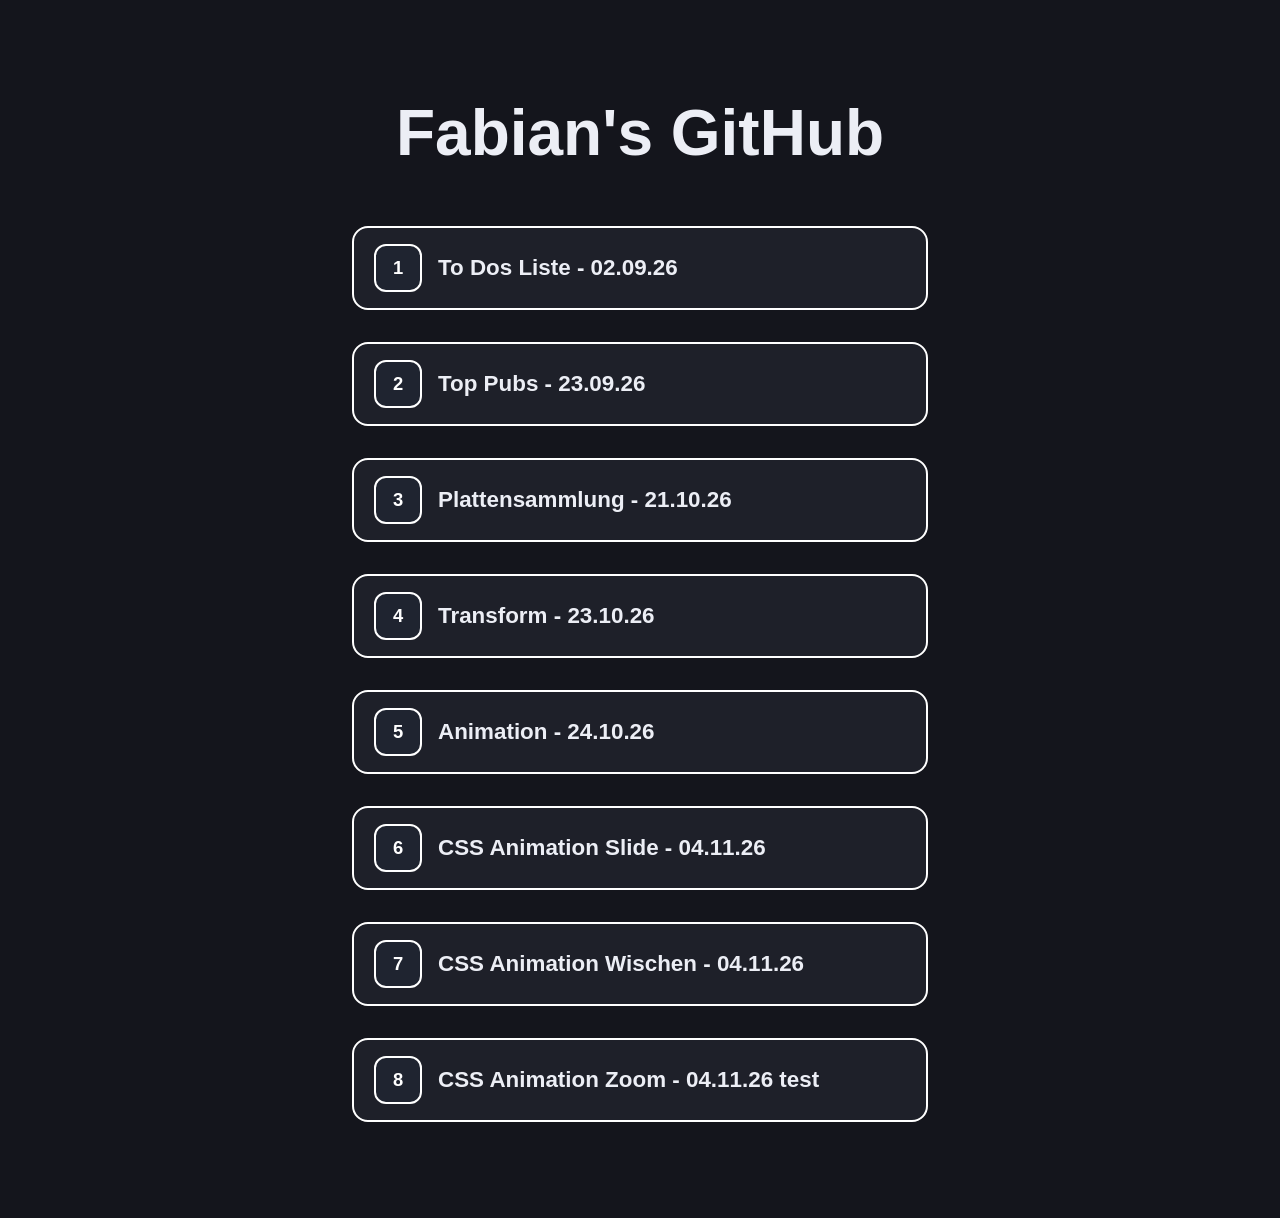
<file: index.html>
<!DOCTYPE html>
<html lang="en">
<head>
    <meta charset="UTF-8">
    <meta name="viewport" content="width=device-width, initial-scale=1.0">
    <title>Document</title>
    <link rel="stylesheet" href="index_style1.css">
</head>
<body>
    <h1>Fabian's GitHub</h1>
    <a href="Grid_Moduals_2026/Uebung 1/uebung1.html">
        To Dos Liste - 02.09.26
    </a>
    <a href="Grid_Moduals_2026/Uebung 2/uebung2.html">
        Top Pubs - 23.09.26
    </a>
    <a href="Grid_Moduals_2026/Uebung 3/uebung3.html">
        Plattensammlung - 21.10.26
    </a>
    <a href="Grid_Moduals_2026/Uebung 4/uebung5_transform.html">
        Transform - 23.10.26
    </a>
    <a href="Grid_Moduals_2026/Uebung 5/uebung5.html">
        Animation - 24.10.26
    </a>
    <a href="Grid_Moduals_2026/Uebung 6/CSS_animation_slide.html">
        CSS Animation Slide - 04.11.26
    </a>
    <a href="Grid_Moduals_2026/Uebung 6/CSS_animation_wischen.html">
        CSS Animation Wischen - 04.11.26
    </a>
    <a href="Grid_Moduals_2026/Uebung 6/CSS_animation_zoom.html">
        CSS Animation Zoom - 04.11.26

        test
    </a>

</body>
</html>
</file>
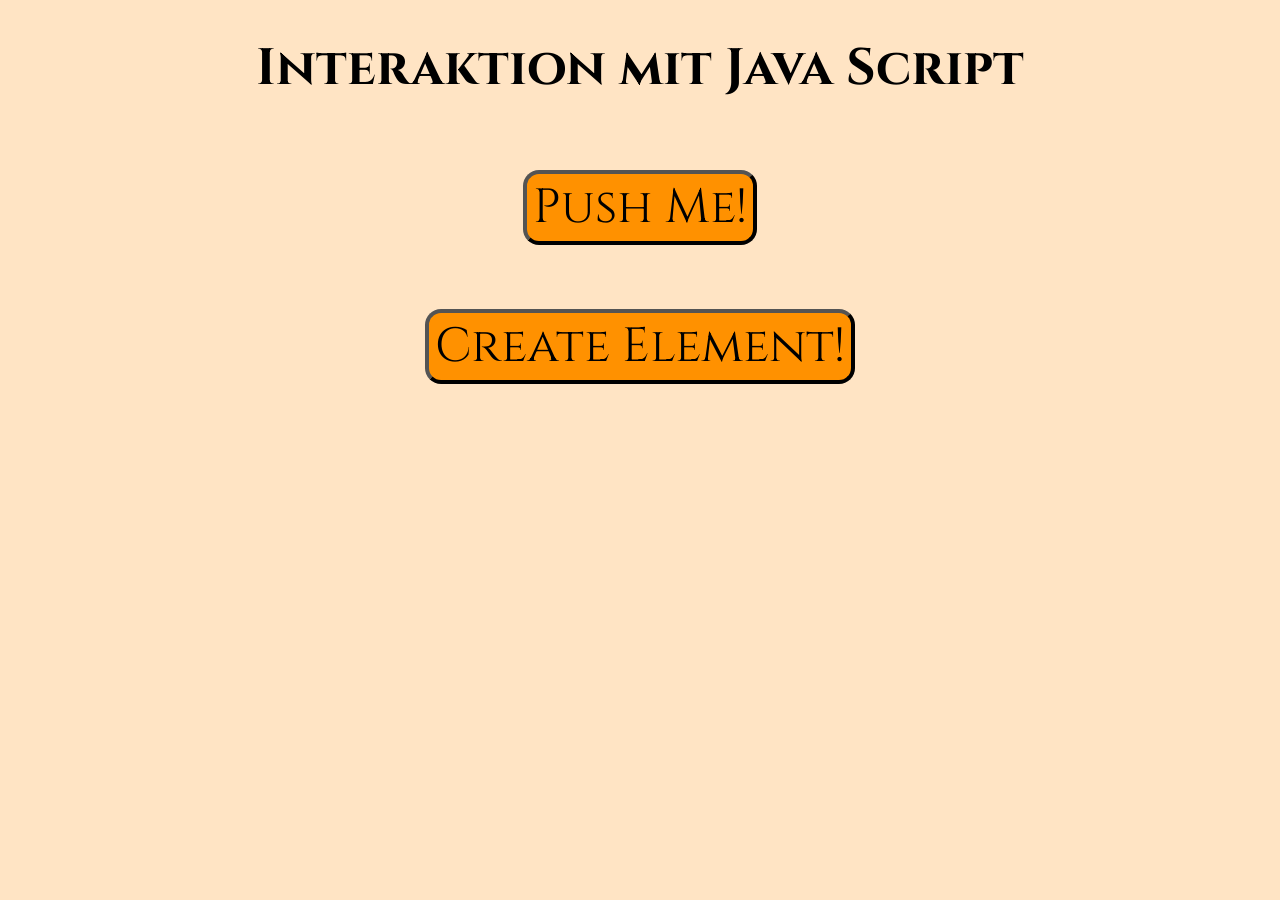
<file: Uebung 7/java.html>
<!DOCTYPE html>
<html lang="en">
<head>
    <meta charset="UTF-8">
    <meta name="viewport" content="width=device-width, initial-scale=1.0">
    <title>Document</title>

    <link rel="stylesheet" href="java_style.css">
</head>
<body>
                       
        <h1 id="titel">Interaktion mit Java Script</h1>

        <div class="buttons">
            <button onclick="changeColor()">Push Me!</button>
            <button onclick="create()">Create Element!</button>
        </div>

        <script src="script.js"></script>

</body>
</html>
</file>
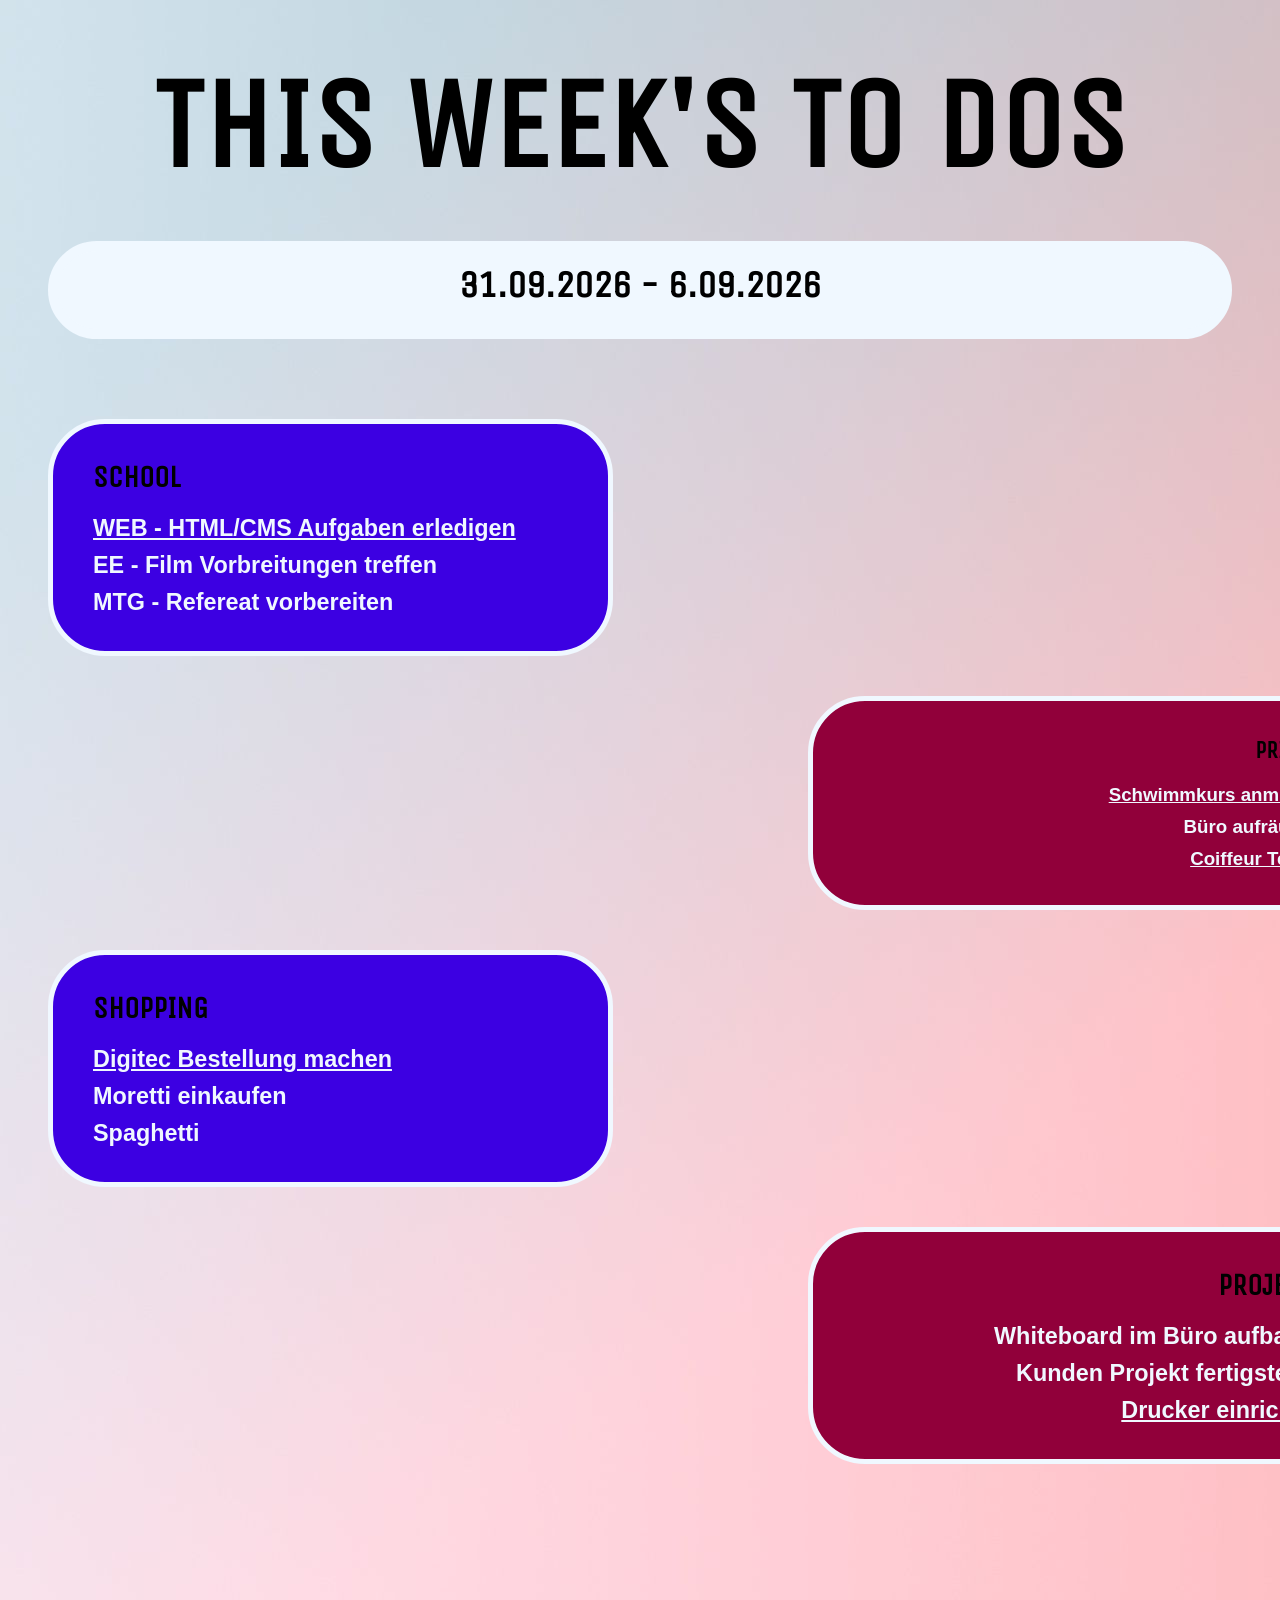
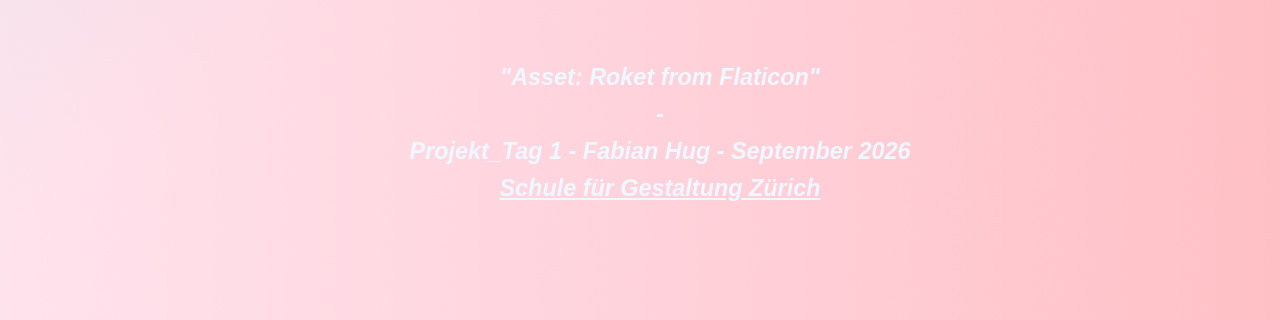
<file: Grid_Moduals_2026/Uebung 1/uebung1.html>
<!DOCTYPE html>
<html lang="en">

<head>
  <meta charset="UTF-8" />
  <meta name="viewport" content="width=device-width, initial-scale=1.0" />
  <title>Fabians To Dos</title>
  <link rel="stylesheet" href="style.css">
</head>

<body>


  <div class="titel">
    <h1>THIS WEEK'S TO DOS</h1>
  </div>

  <div class="übertitel">
    <h2>31.09.2026 - 6.09.2026</h2>
  </div>

</body>


<body>

  <div class="aufgaben_school">
    <h2>SCHOOL</h2>
    <h3>
    <a href="https://hzuellig.github.io/sfgz_gridandmodules2026/2026-08-28/aufgabe.html" target="_blank">WEB - HTML/CMS Aufgaben erledigen</a>
    </h3>
    <h3>EE - Film Vorbreitungen treffen</h3>
    <h3>MTG - Refereat vorbereiten</h3>
  </div>
  
  <div class="aufgaben_private">
    <h2>PRIVATE</h2>
    <h3>
      <a href="https://schwimmclubfrauenfeld.ch/schwimmen" target="_blank">Schwimmkurs anmelden</a>
    </h3>
    <h3>Büro aufräumen</h3>
    <h3>
      <a href="https://www.gidor.ch/" target="_blank">Coiffeur Termin</a>
    </h3>
  </div>

  <div class="aufgaben_shopping">
    <h2>SHOPPING</h2>
    <h3>
      <a href="https://www.digitec.ch/de" target="_blank">Digitec Bestellung machen</a>
    </h3>
    <h3>Moretti einkaufen</h3>
    <h3>Spaghetti</h3>
  </div>

  <div class="aufgaben_projects">
    <h2>PROJECTS</h2>
    <h3>Whiteboard im Büro aufbauen</h3>
    <h3>Kunden Projekt fertigstellen</h3>
    <h3>
      <a href="https://www.digitec.ch/de/s1/product/hp-officejet-pro-8125e-tintenpatrone-farbe-drucker-40391909" target="_blank">Drucker einrichten</a>
    </h3>
  </div>

  <div class="footer">
    <h3>"Asset: Roket from Flaticon"</h3>
    <h3>-</h3>
    <h3>Projekt_Tag 1 - Fabian Hug - September 2026</h3>
    <h3>
      <a href="https://sfgz.ch/" target="_blank">Schule für Gestaltung Zürich</a>
    </h3>

  </div>

</body>


</html>
</file>
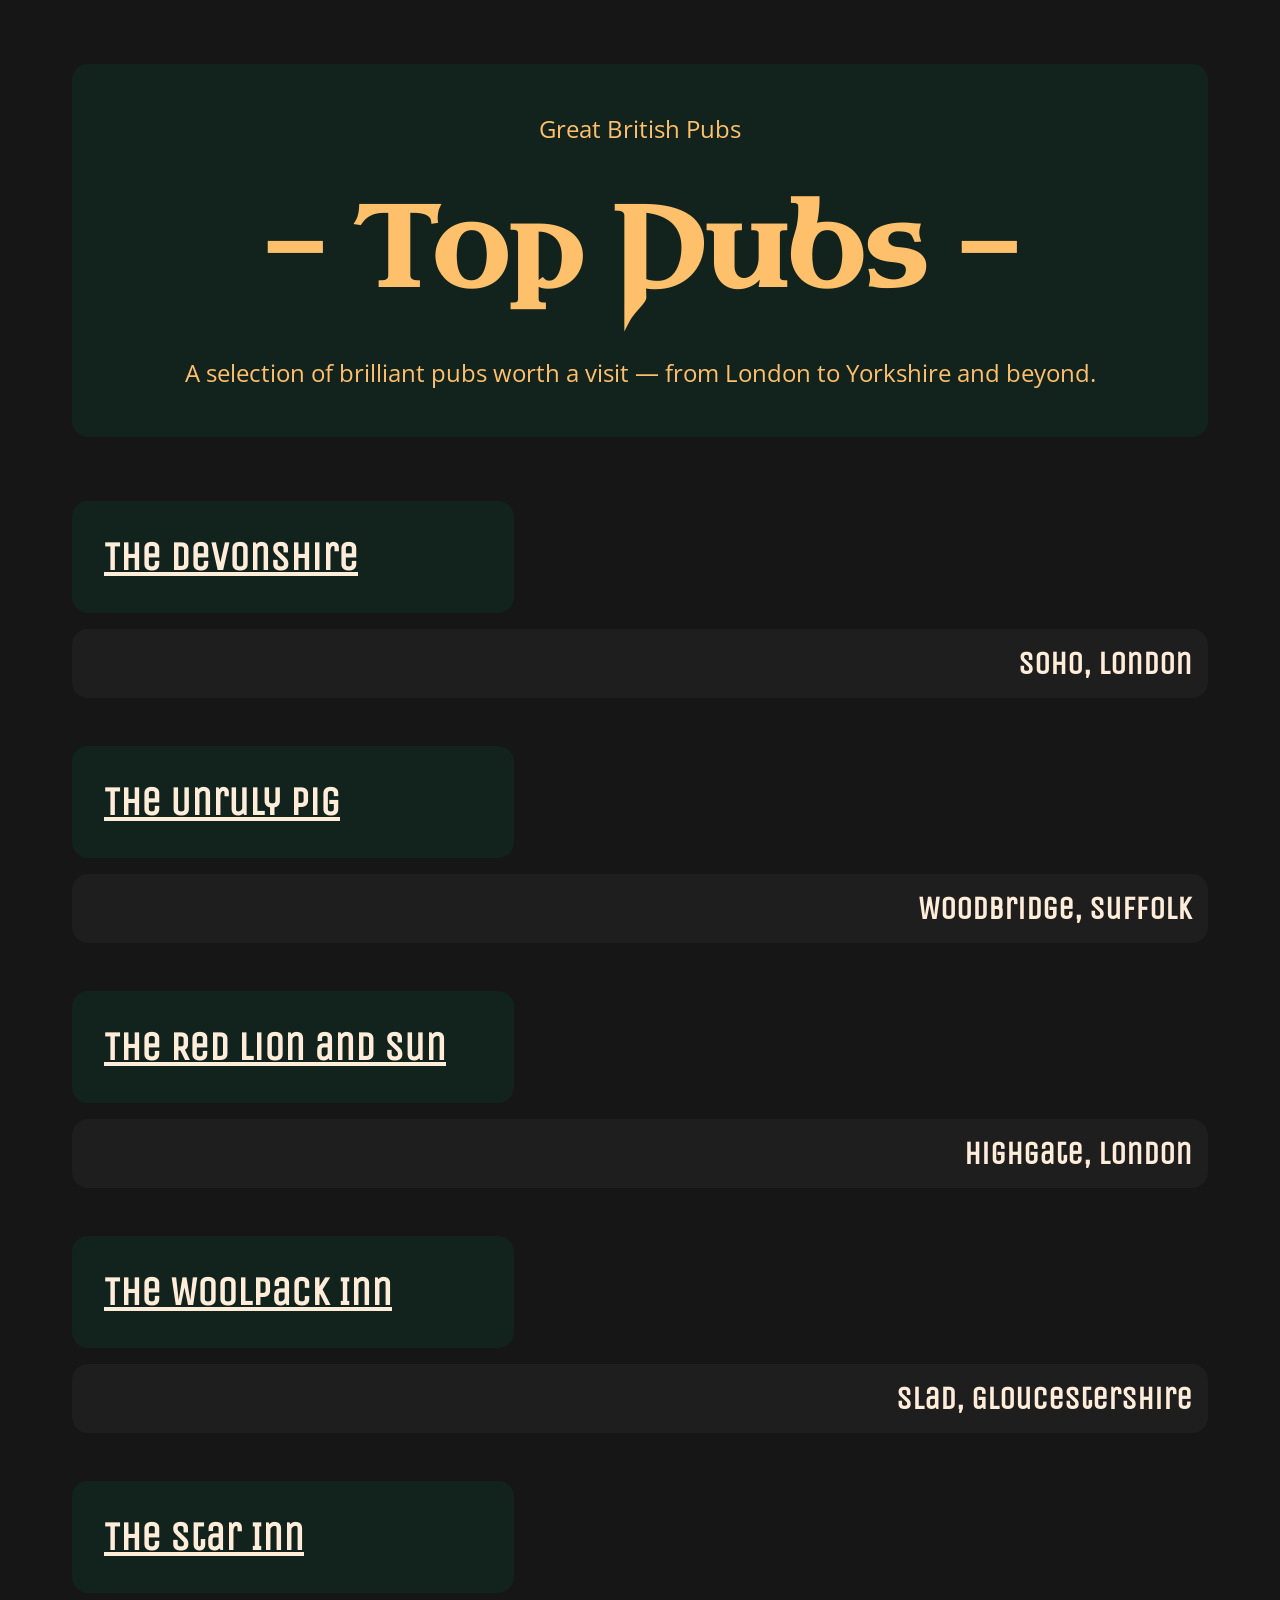
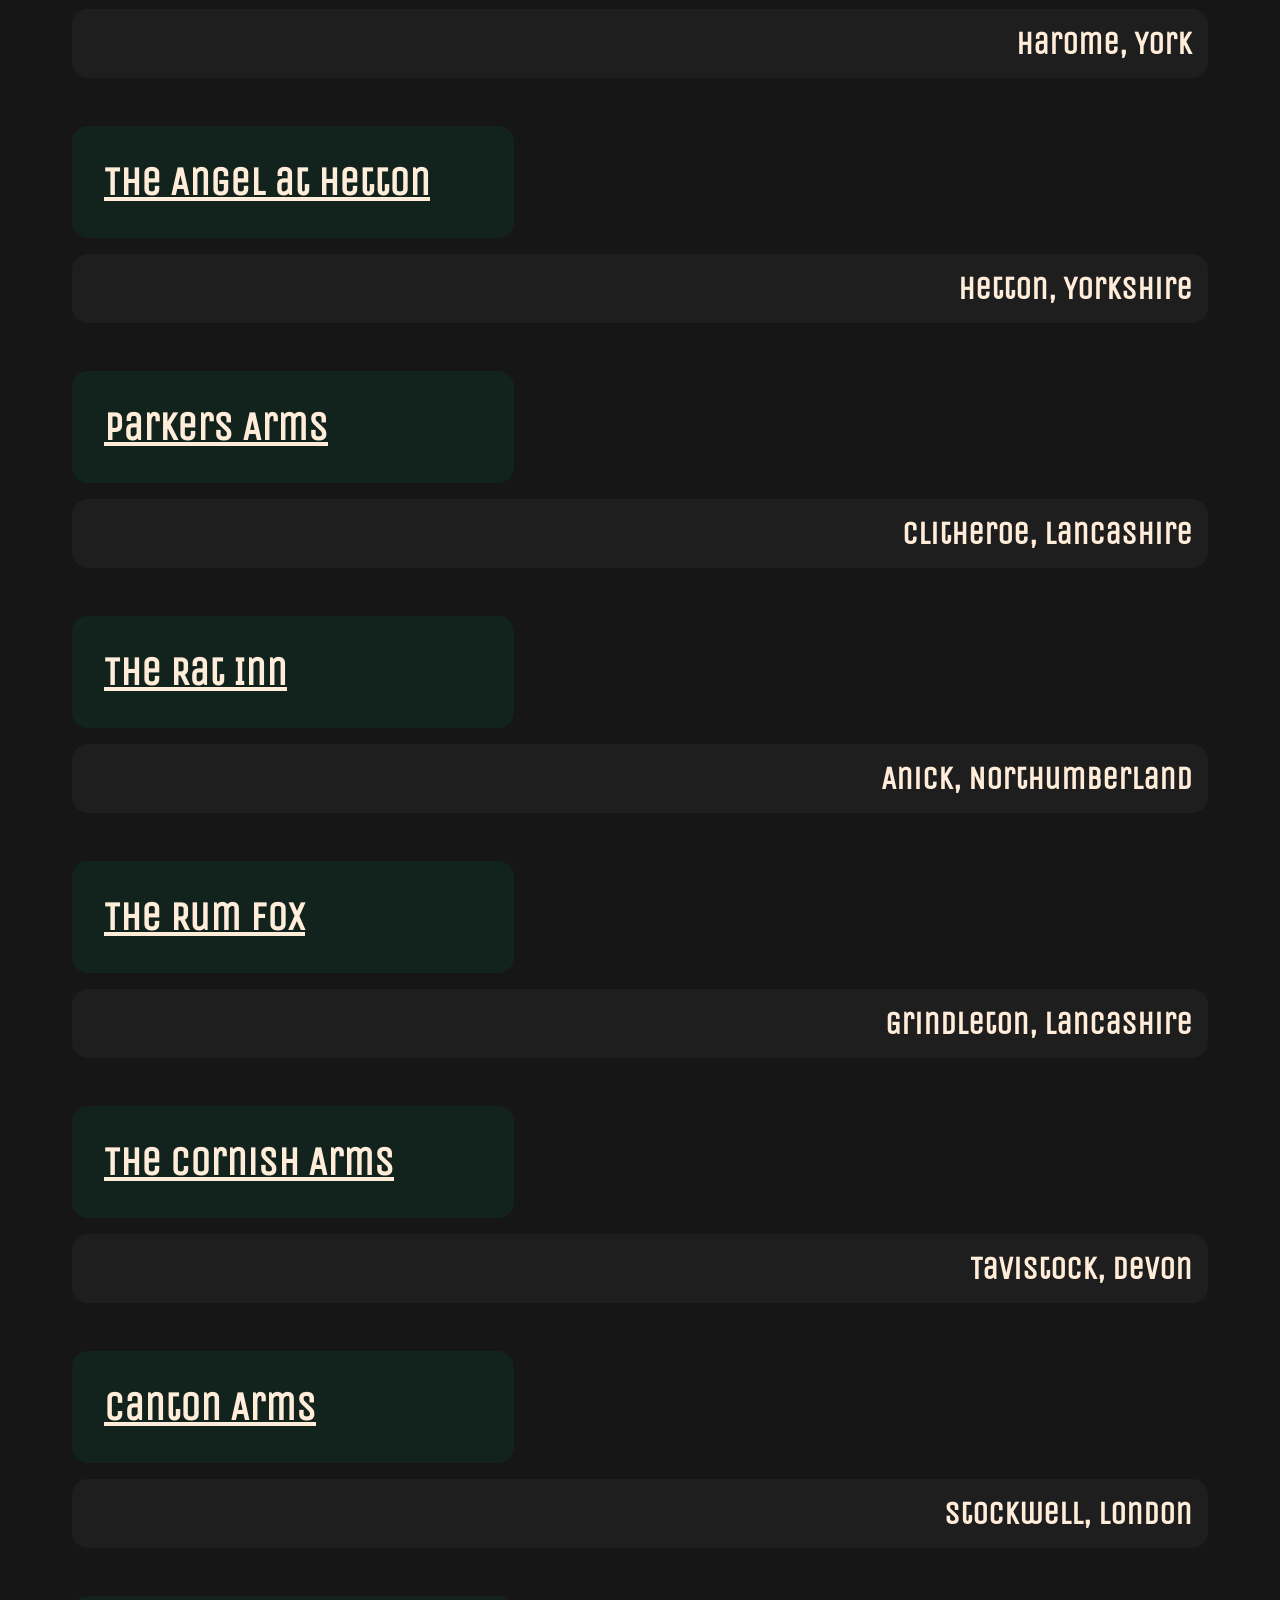
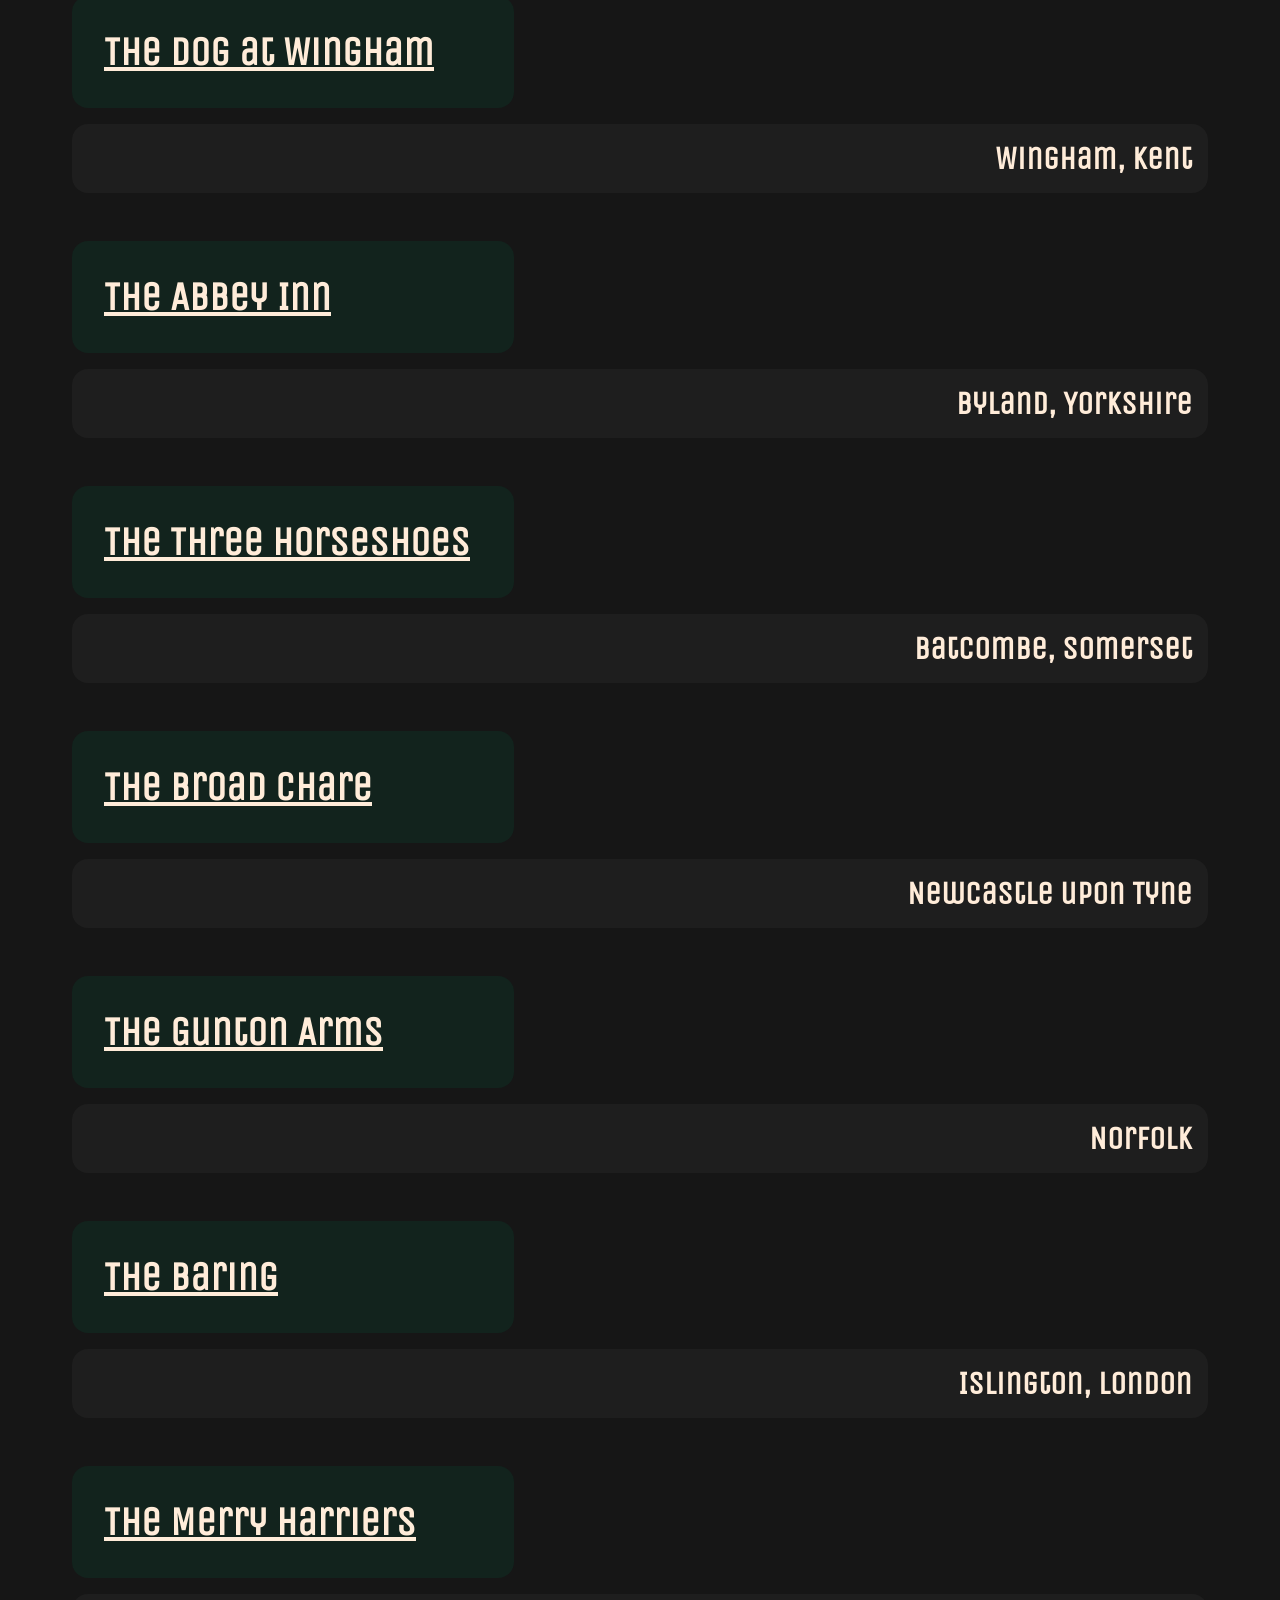
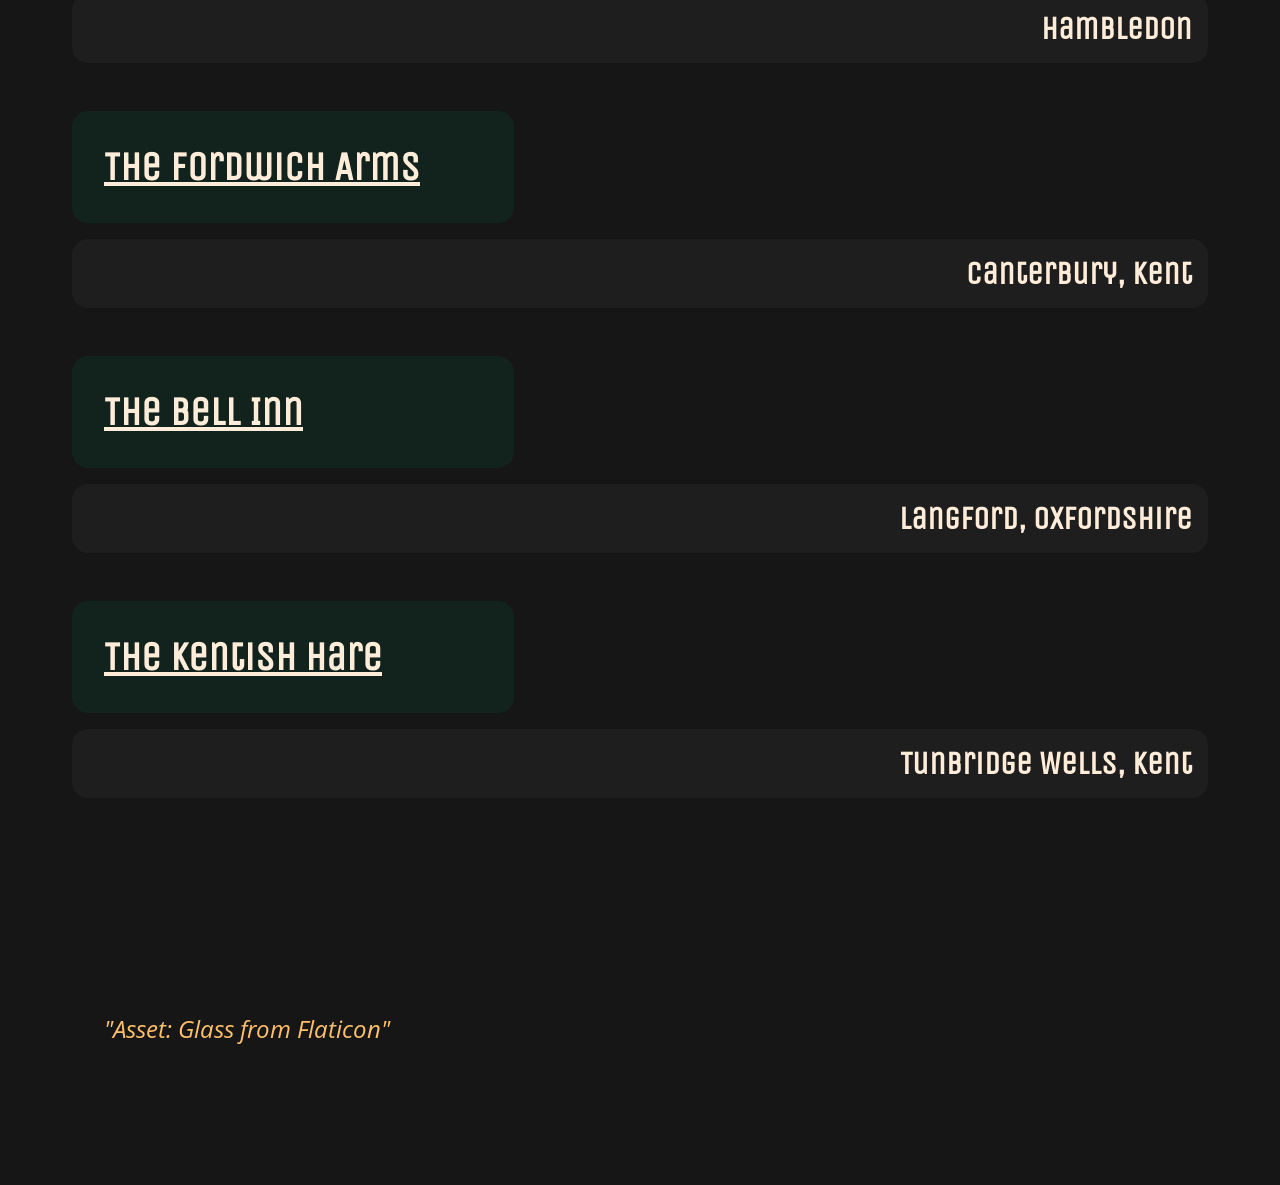
<file: Grid_Moduals_2026/Uebung 2/uebung2.html>
<!DOCTYPE html>
<html lang="en">

<head>
  <meta charset="UTF-8">
  <meta name="viewport" content="width=device-width, initial-scale=1.0">
  <title>Uebung 2</title>
  <link rel="stylesheet" href="uebung2_style_3.css">
</head>

<body>

  <body>

    <div class="titel">

      <p>Great British Pubs</p>
      <h1>- Top Pubs -</h1>
      <p>A selection of brilliant pubs worth a visit — from London to Yorkshire and beyond.</p>

    </div>

    <div class="liste">
      <h2>
        <li>
          <a href="https://www.devonshiresoho.co.uk/" target="_blank">The Devonshire</a>
        </li>
        <ul>Soho, London</ul>
        
        <li>
          <a href="https://theunrulypig.co.uk/" target="_blank">The Unruly Pig</a>
        </li>
        <ul>Woodbridge, Suffolk</ul>
        
        <li>
          <a href="https://www.theredlionandsun.com/" target="_blank">The Red Lion and Sun</a>
        </li>
        <ul>Highgate, London</ul>
        
        <li>
          <a href="https://www.thewoolpackslad.com/" target="_blank">The Woolpack Inn</a>
        </li>
        <ul>Slad, Gloucestershire</ul>
        
        <li>
          <a href="https://www.thestaratharome.co.uk/" target="_blank">The Star Inn</a>
        </li>
        <ul>Harome, York</ul>
        
        <li>
          <a href="https://angelhetton.co.uk/" target="_blank">The Angel at Hetton</a>
        </li>
        <ul>Hetton, Yorkshire</ul>
        
        <li>
          <a href="https://parkersarms.co.uk/" target="_blank">Parkers Arms</a>
        </li>
        <ul>Clitheroe, Lancashire</ul>
        
        <li>
          <a href="https://www.theratinn.com/" target="_blank">The Rat Inn</a>
        </li>
        <ul>Anick, Northumberland</ul>
        
        <li>
          <a href="https://www.therumfox.com/" target="_blank">The Rum Fox</a>
        </li>
        <ul>Grindleton, Lancashire</ul>
        
        <li>
          <a href="https://www.thecornisharmstavistock.co.uk/" target="_blank">The Cornish Arms</a>
        </li>
        <ul>Tavistock, Devon</ul>
        
        <li>
          <a href="https://cantonarms.com/" target="_blank">Canton Arms</a>
        </li>
        <ul>Stockwell, London</ul>
        
        <li>
          <a href="https://www.thedog.co.uk/" target="_blank">The Dog at Wingham</a>
        </li>
        <ul>Wingham, Kent</ul>
        
        <li>
          <a href="https://www.abbeyinnbyland.co.uk/" target="_blank">The Abbey Inn</a>
        </li>
        <ul>Byland, Yorkshire</ul>
        
        <li>
          <a href="https://www.thethreehorseshoesbatcombe.co.uk/" target="_blank">The Three Horseshoes</a>
        </li>
        <ul>Batcombe, Somerset</ul>
        
        <li>
          <a href="https://thebroadchare.co.uk/" target="_blank">The Broad Chare</a>
        </li>
        <ul>Newcastle upon Tyne</ul>
        
        <li>
          <a href="https://www.theguntonarms.co.uk/" target="_blank">The Gunton Arms</a>
        </li>
        <ul>Norfolk</ul>
        
        <li>
          <a href="https://www.thebaring.co.uk/" target="_blank">The Baring</a>
        </li>
        <ul>Islington, London</ul>
        
        <li>
          <a href="https://merryharriers.com/" target="_blank">The Merry Harriers</a>
        </li>
        <ul>Hambledon</ul>
        
        <li>
          <a href="https://www.fordwicharms.co.uk/" target="_blank">The Fordwich Arms</a>
        </li>
        <ul>Canterbury, Kent</ul>
        
        <li>
          <a href="https://www.thebelllangford.com/" target="_blank">The Bell Inn</a>
        </li>
        <ul>Langford, Oxfordshire</ul>
        
        <li>
          <a href="https://www.thekentishhare.com/" target="_blank">The Kentish Hare</a>
        </li>
        <ul>Tunbridge Wells, Kent</ul>

    </div>

    <div class="footer">
      <p>"Asset: Glass from Flaticon"</p>

  </body>

</html>
</file>
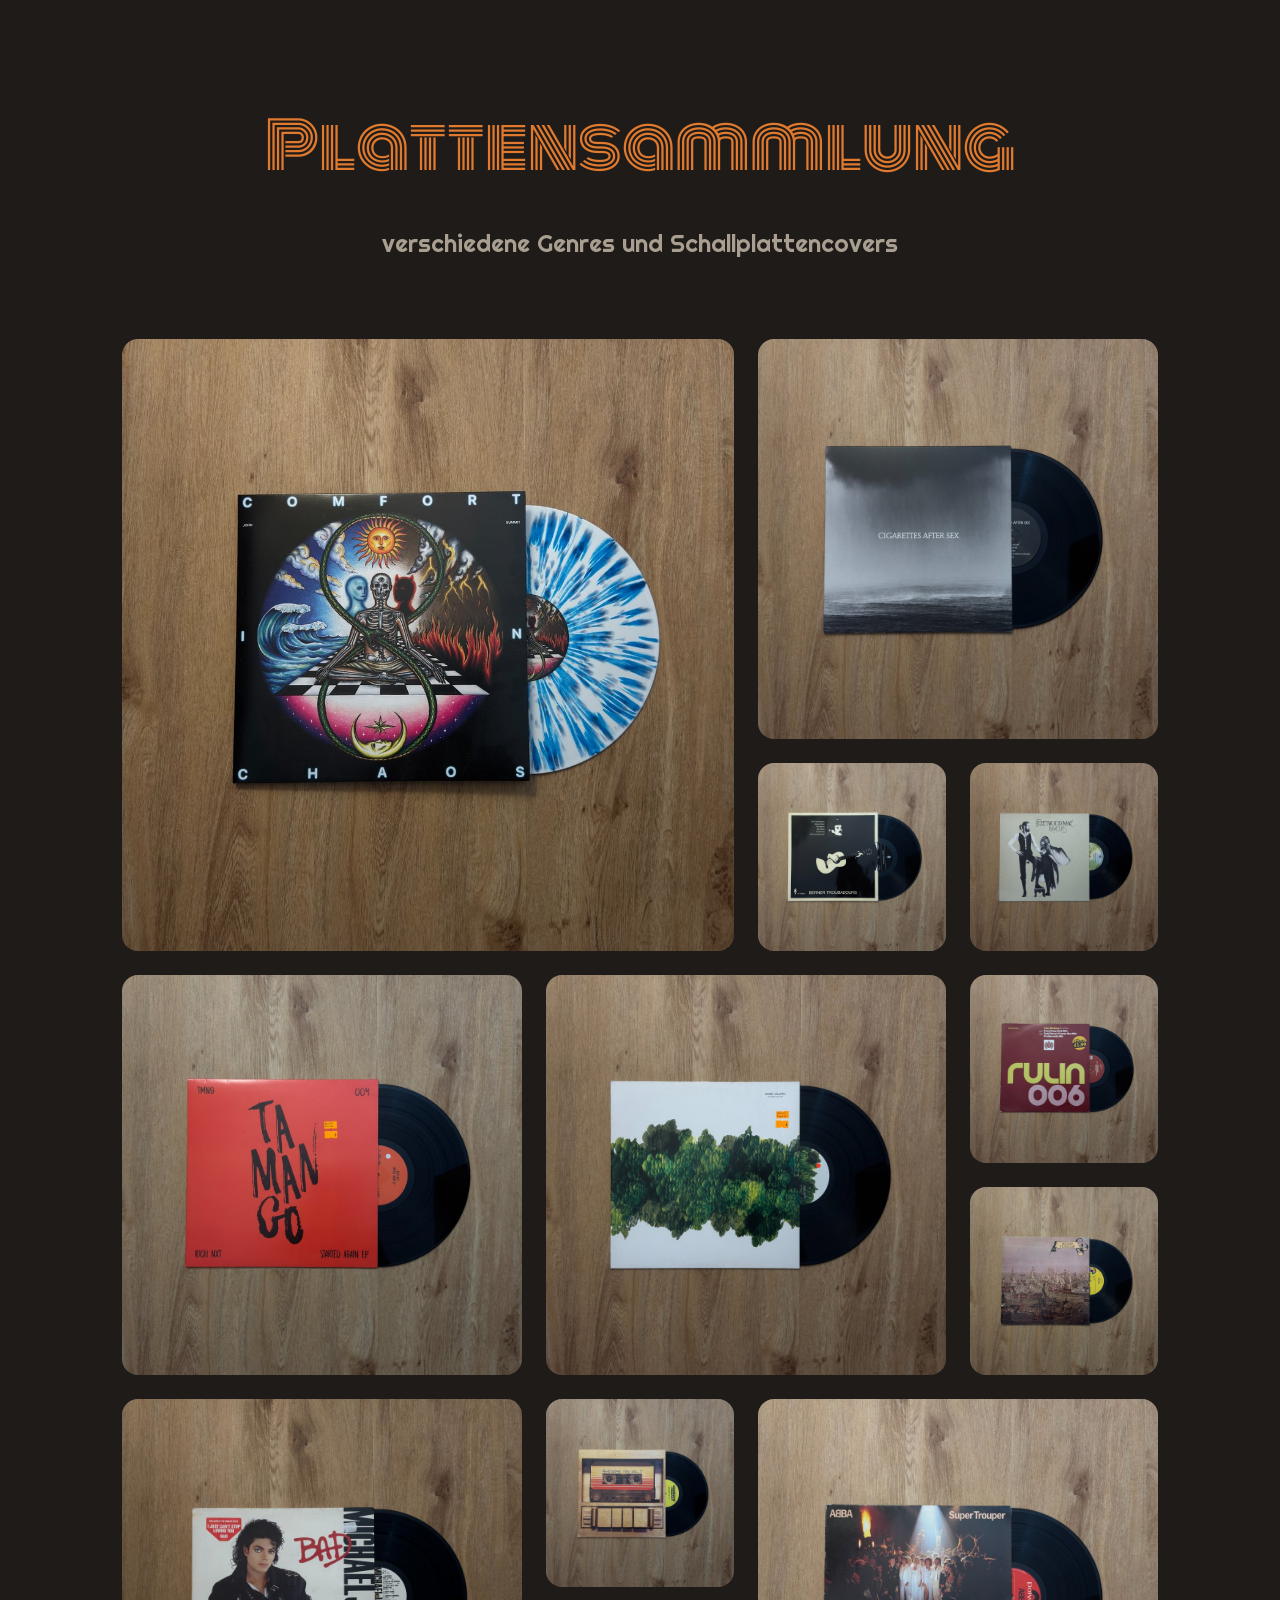
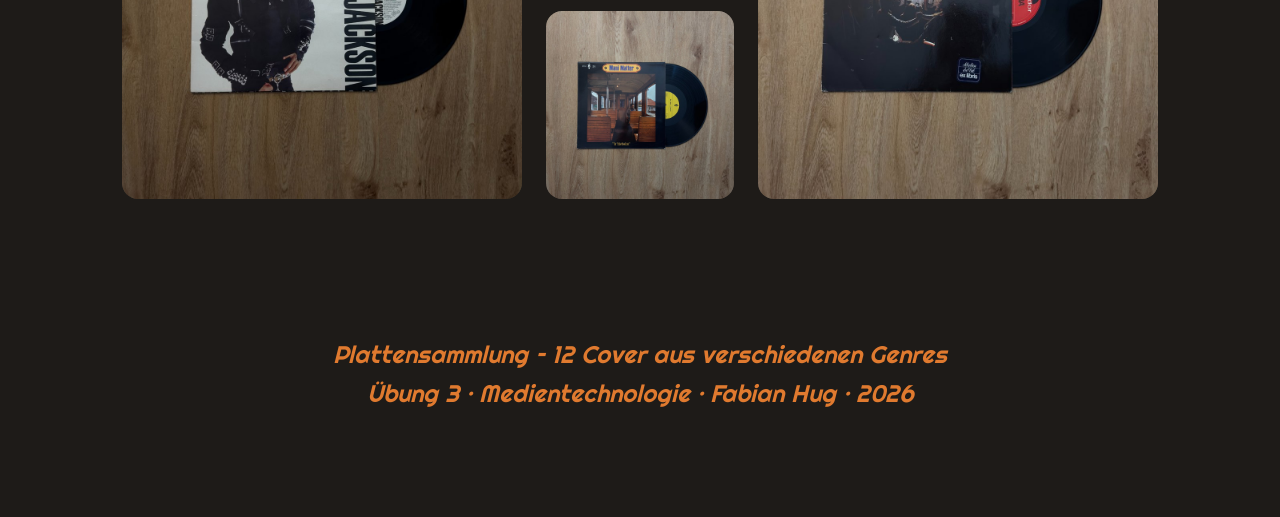
<file: Grid_Moduals_2026/Uebung 3/uebung3.html>
<!DOCTYPE html>
<html lang="en">

<head>
    <meta charset="UTF-8">
    <meta name="viewport" content="width=device-width, initial-scale=1.0">
    <title>Uebung 3_Foto Galerie</title>
    <link rel="stylesheet" href="style1_uebung3.css">
</head>

<body>
    <header class="titel">
        <h1>Plattensammlung</h1>
        <p>
            verschiedene Genres und Schallplattencovers
        </p>
    </header>

    <main>
    <div class="Galerie">
        <figure tabindex="0" class="bild riesig"><img src="Fotos/bild-1.jpeg" alt="Schallplattencover 1"></figure>
        <figure tabindex="0" class="bild gross"><img src="Fotos/bild-2.jpeg" alt="Schallplattencover 2"></figure>
        <figure tabindex="0" class="bild"><img src="Fotos/bild-3.jpeg" alt="Schallplattencover 3"></figure>
        <figure tabindex="0" class="bild"><img src="Fotos/bild-4.jpeg" alt="Schallplattencover 4"></figure>

        <figure tabindex="0" class="bild gross"><img src="Fotos/bild-5.jpeg" alt="Schallplattencover 5"></figure>
        <figure tabindex="0" class="bild gross"><img src="Fotos/bild-6.jpeg" alt="Schallplattencover 6"></figure>
        <figure tabindex="0" class="bild"><img src="Fotos/bild-7.jpeg" alt="Schallplattencover 7"></figure>
        <figure tabindex="0" class="bild"><img src="Fotos/bild-8.jpeg" alt="Schallplattencover 8"></figure>

        <figure tabindex="0" class="bild gross"><img src="Fotos/bild-9.jpeg" alt="Schallplattencover 9"></figure>
        <figure tabindex="0" class="bild"><img src="Fotos/bild-10.jpeg" alt="Schallplattencover 10"></figure>
        <figure tabindex="0" class="bild gross"><img src="Fotos/bild-11.jpeg" alt="Schallplattencover 11"></figure>
        <figure tabindex="0" class="bild"><img src="Fotos/bild-12.jpeg" alt="Schallplattencover 12"></figure>
      </div>
    </main>

    <footer class="footer">
        <p>Plattensammlung – 12 Cover aus verschiedenen Genres</p>
        <p>Übung 3 · Medientechnologie · Fabian Hug · 2026</p>
    </footer>
</body>

</html>
</file>
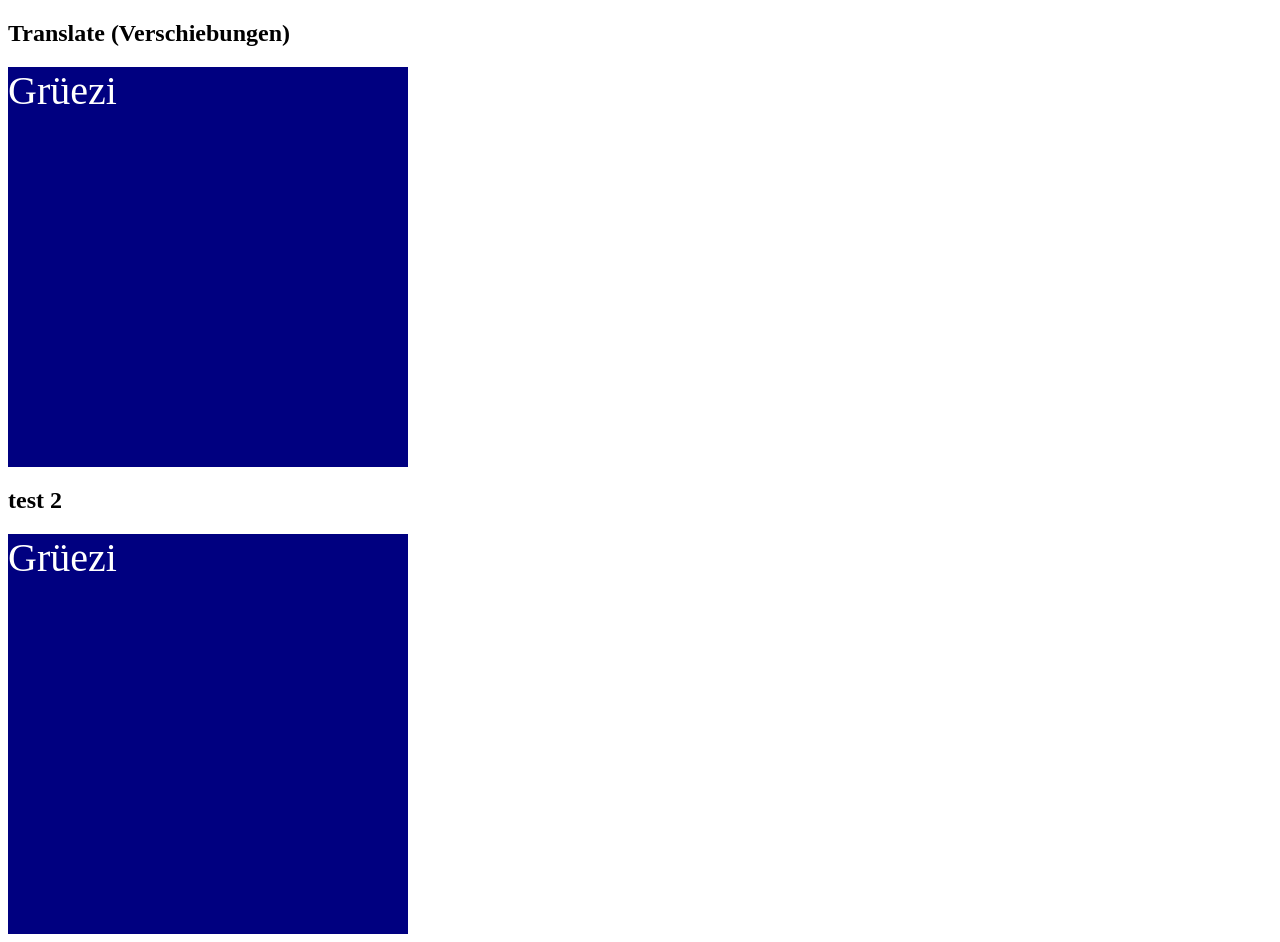
<file: Grid_Moduals_2026/Uebung 4/uebung5_transform.html>
<!DOCTYPE html>
<html lang="en">
<head>
    <meta charset="UTF-8">
    <meta name="viewport" content="width=device-width, initial-scale=1.0">
    <title>Transform</title>
    <link rel="stylesheet" href="uebung5_transform.css">
</head>
<body>
    <section>
        <h1>Translate (Verschiebungen)</h1>
        <div class="group">
          <div class="not_transformed verschoben "></div>
          <div class="transformed ">Grüezi</div>
        </div>
      </section>

      <section>
        <h1>test 2</h1>
        <div class="group">
          <div class="not_transformed rotate "></div>
          <div class="transformed">Grüezi</div>
        </div>
      </section>

</body>
</html>
</file>
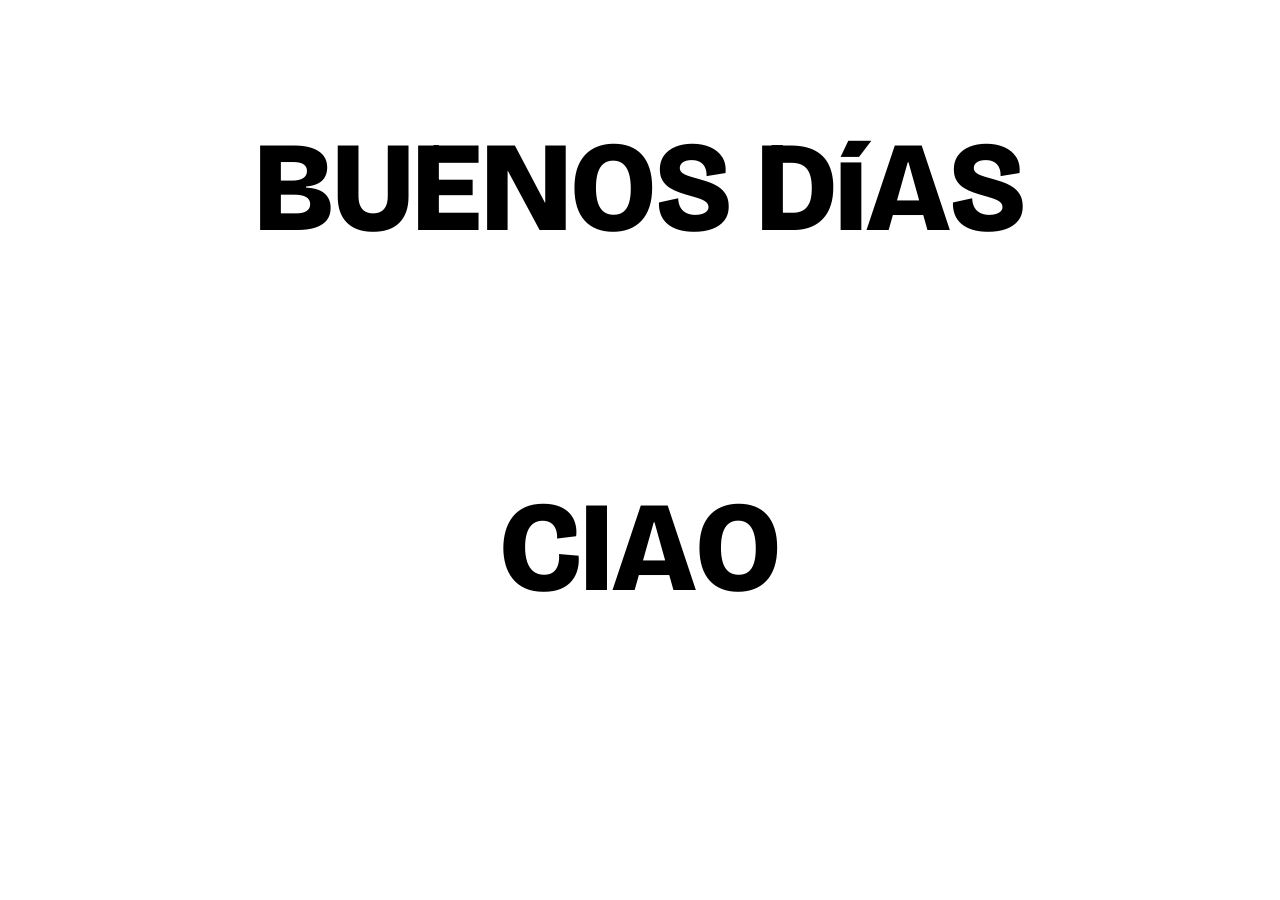
<file: Grid_Moduals_2026/Uebung 5/uebung5.html>
<!DOCTYPE html>
<html lang="en">
<head>
    <meta charset="UTF-8">
    <meta name="viewport" content="width=device-width, initial-scale=1.0">
    <title>START</title>
    <link rel="stylesheet" href="uebung5_style.css">
</head>
<body>
    <section>
        <h1>
            <div class="b">B</div>
            <div class="u">U</div>
            <div class="e">E</div>
            <div class="n">N</div>
            <div class="o">O</div>
            <div class="s1">S</div>
            <div class="space">&nbsp;</div>
            <div class="d">D</div>
            <div class="i">í</div>
            <div class="a">A</div>
            <div class="s2">S</div>
        </h1>
    </section>

    <section>
        <h1>
            <div class="c2">C</div>
            <div class="i2">I</div>
            <div class="a2">A</div>
            <div class="o2">O</div>
        </h1>
    </section>
    
</body>
</html>
</file>
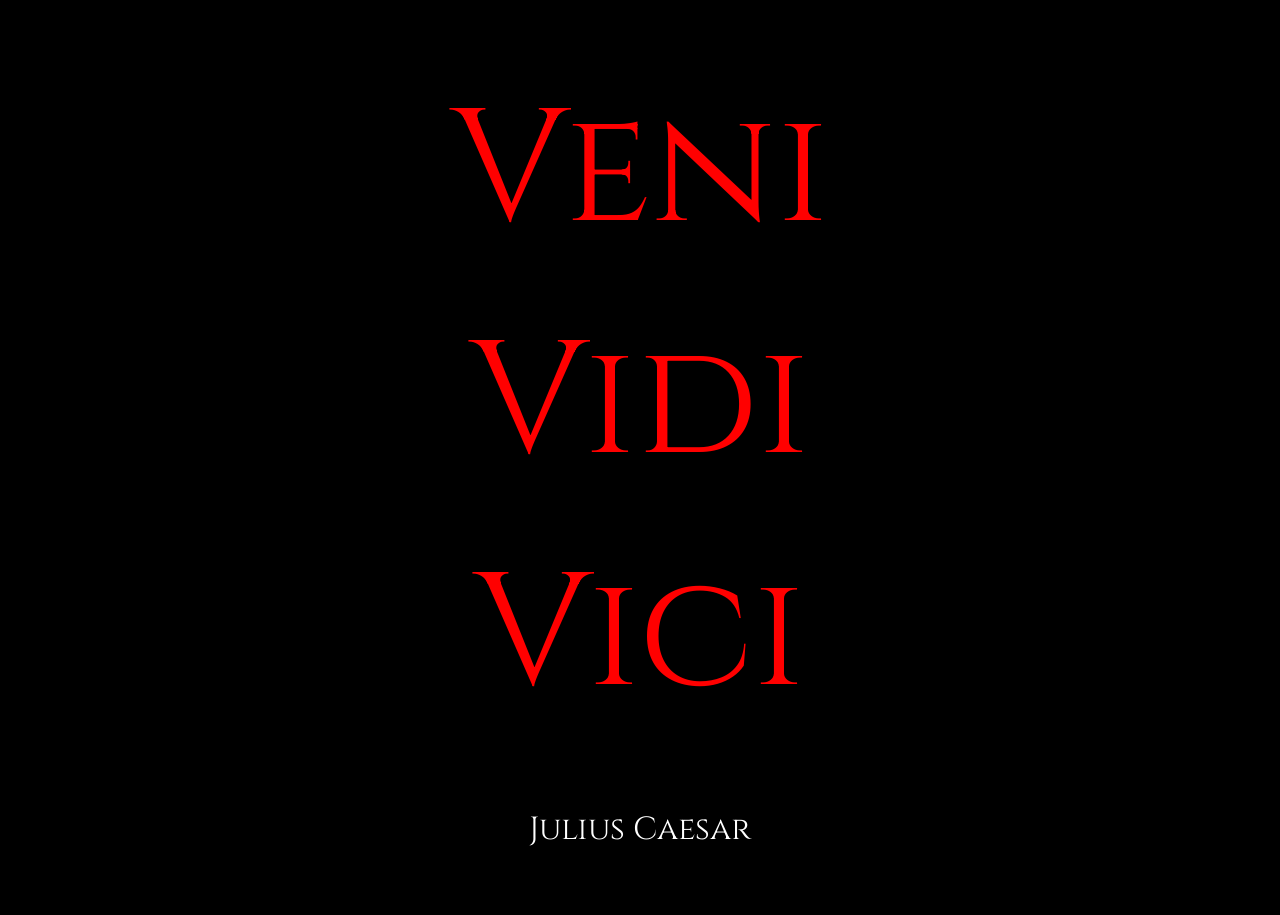
<file: Grid_Moduals_2026/Uebung 6/CSS_animation.html>
<!DOCTYPE html>
<html lang="en">
<head>
    <meta charset="UTF-8">
    <meta name="viewport" content="width=device-width, initial-scale=1.0">
    <title>CSS Animation</title>

    <link rel="stylesheet" href="CSS_animation_style.css">
</head>
<body>

<section>
    <div class="zeile1">Veni</div>
</section>

<section>
    <div class="zeile2">Vidi</div>
</section>

<section>
    <div class="zeile3">Vici</div>
</section>

<section>
    <div class="zeile4">Julius Caesar</div>
</section>

</body>
</html>
</file>
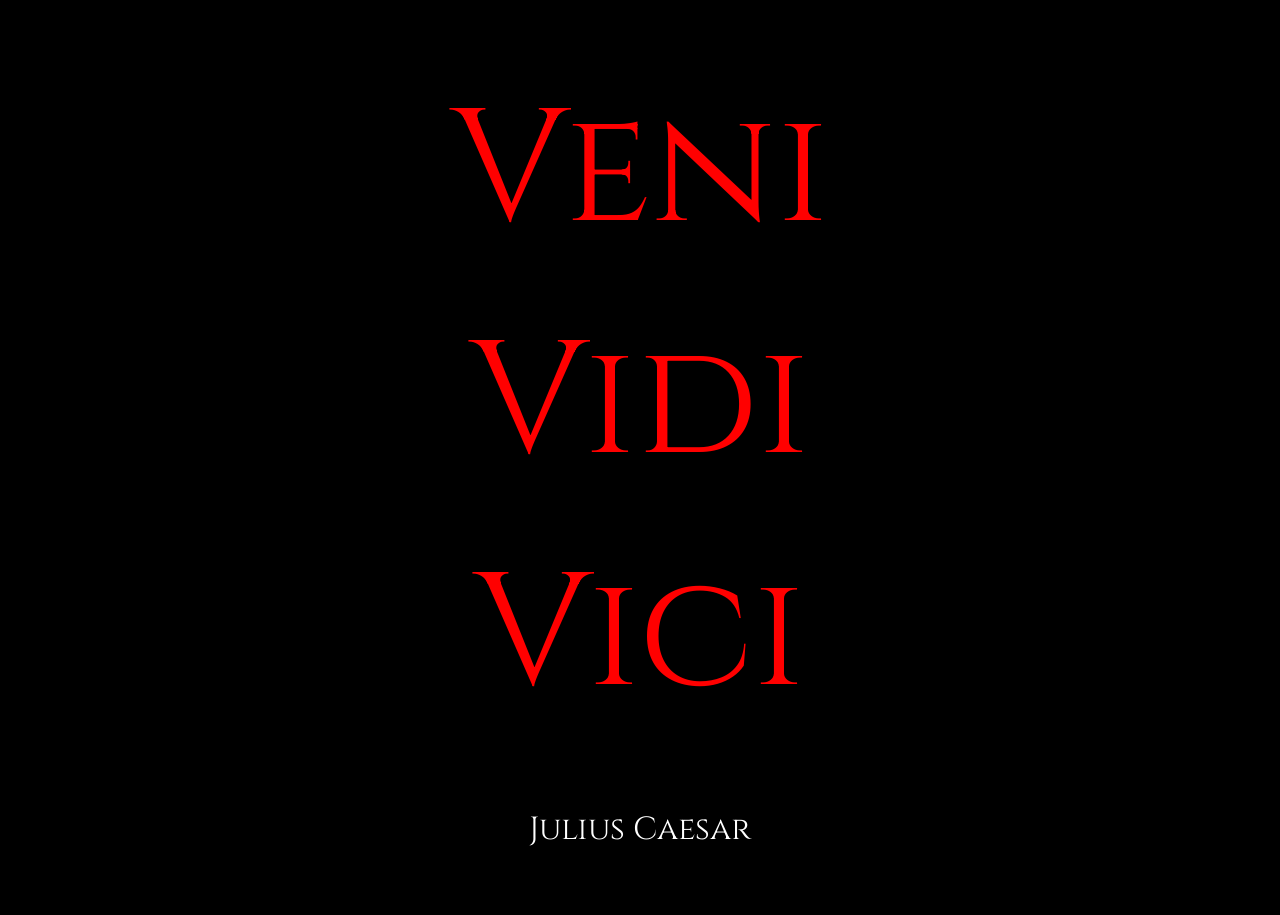
<file: Grid_Moduals_2026/Uebung 6/CSS_animation_slide.html>
<!DOCTYPE html>
<html lang="en">
<head>
    <meta charset="UTF-8">
    <meta name="viewport" content="width=device-width, initial-scale=1.0">
    <title>CSS Animation</title>

    <link rel="stylesheet" href="CSS_animation_slide_style.css">
</head>
<body>

<section>
    <div class="zeile1">Veni</div>
</section>

<section>
    <div class="zeile2">Vidi</div>
</section>

<section>
    <div class="zeile3">Vici</div>
</section>

<section>
    <div class="zeile4">Julius Caesar</div>
</section>

</body>
</html>
</file>
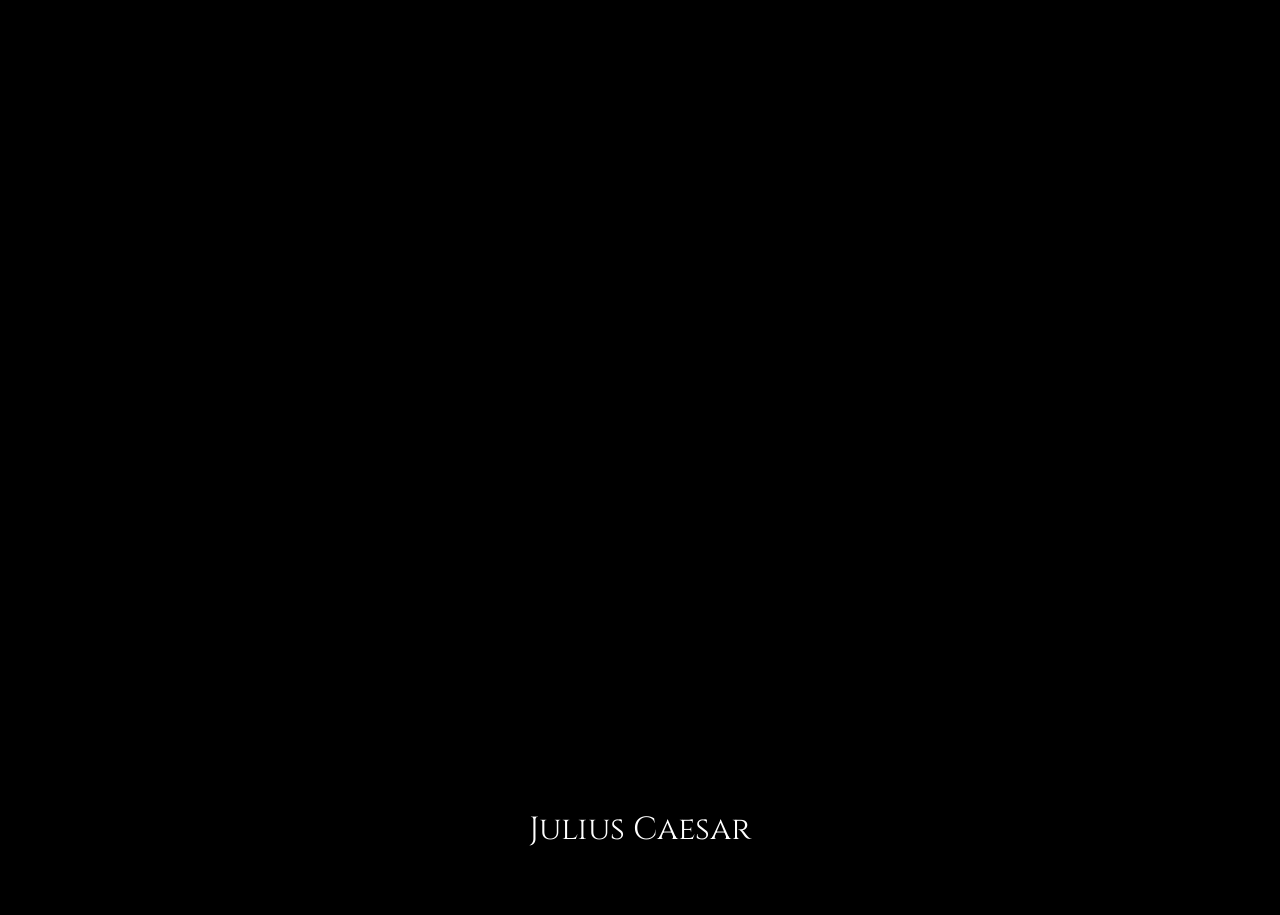
<file: Grid_Moduals_2026/Uebung 6/CSS_animation_wischen.html>
<!DOCTYPE html>
<html lang="en">
<head>
    <meta charset="UTF-8">
    <meta name="viewport" content="width=device-width, initial-scale=1.0">
    <title>CSS Animation Wischen</title>

    <link rel="stylesheet" href="CSS_animation_wischen_style.css">
</head>
<body>

<section>
    <div class="zeile1">Veni</div>
</section>

<section>
    <div class="zeile2">Vidi</div>
</section>

<section>
    <div class="zeile3">Vici</div>
</section>

<section>
    <div class="zeile4">Julius Caesar</div>
</section>

</body>
</html>
</file>
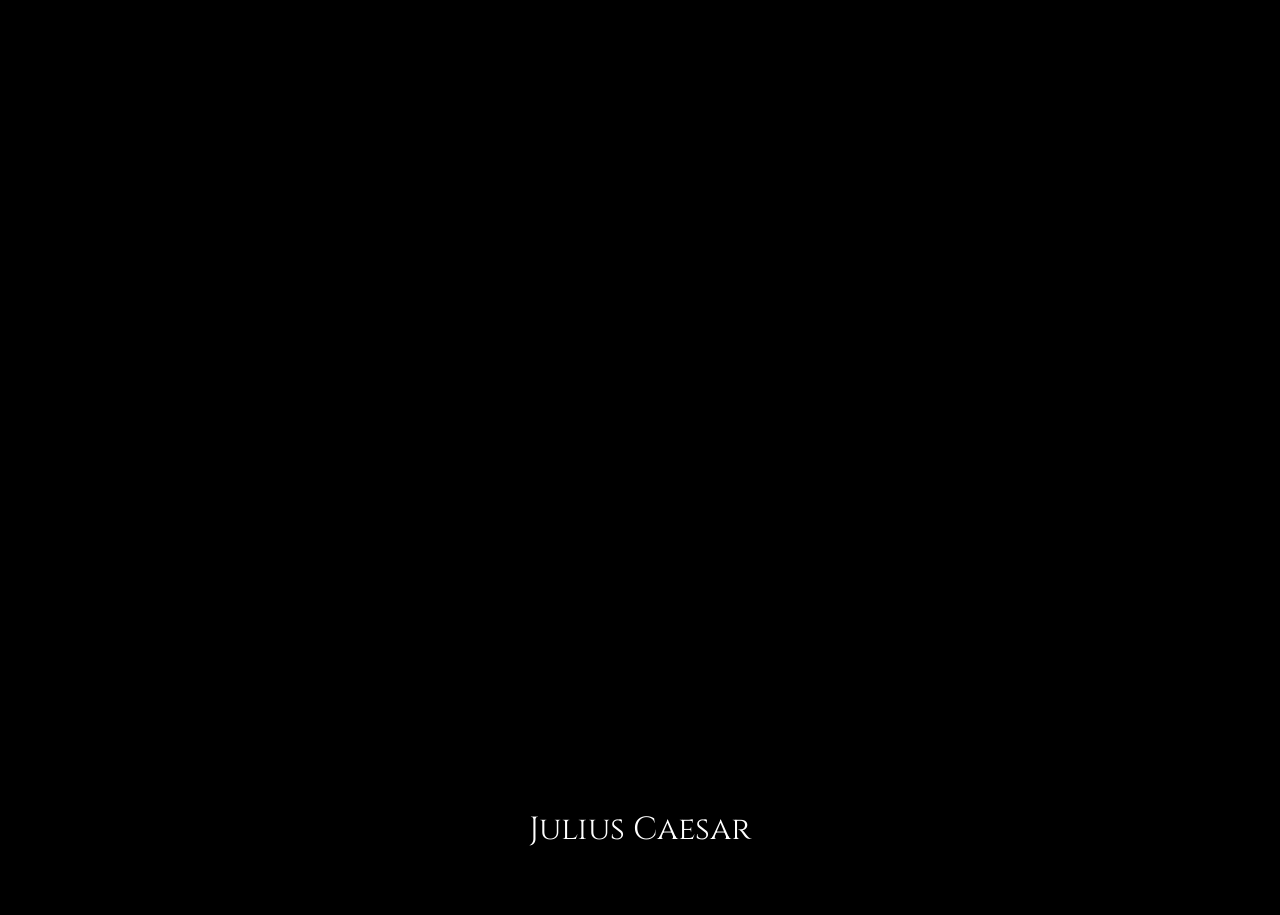
<file: Grid_Moduals_2026/Uebung 6/CSS_animation_zoom.html>
<!DOCTYPE html>
<html lang="en">
<head>
    <meta charset="UTF-8">
    <meta name="viewport" content="width=device-width, initial-scale=1.0">
    <title>CSS Animation Zoom</title>

    <link rel="stylesheet" href="CSS_animation_zoom_style.css">
</head>
<body>

<section>
    <div class="zeile1">Veni</div>
</section>

<section>
    <div class="zeile2">Vidi</div>
</section>

<section>
    <div class="zeile3">Vici</div>
</section>

<section>
    <div class="zeile4">Julius Caesar</div>
</section>

</body>
</html>
</file>
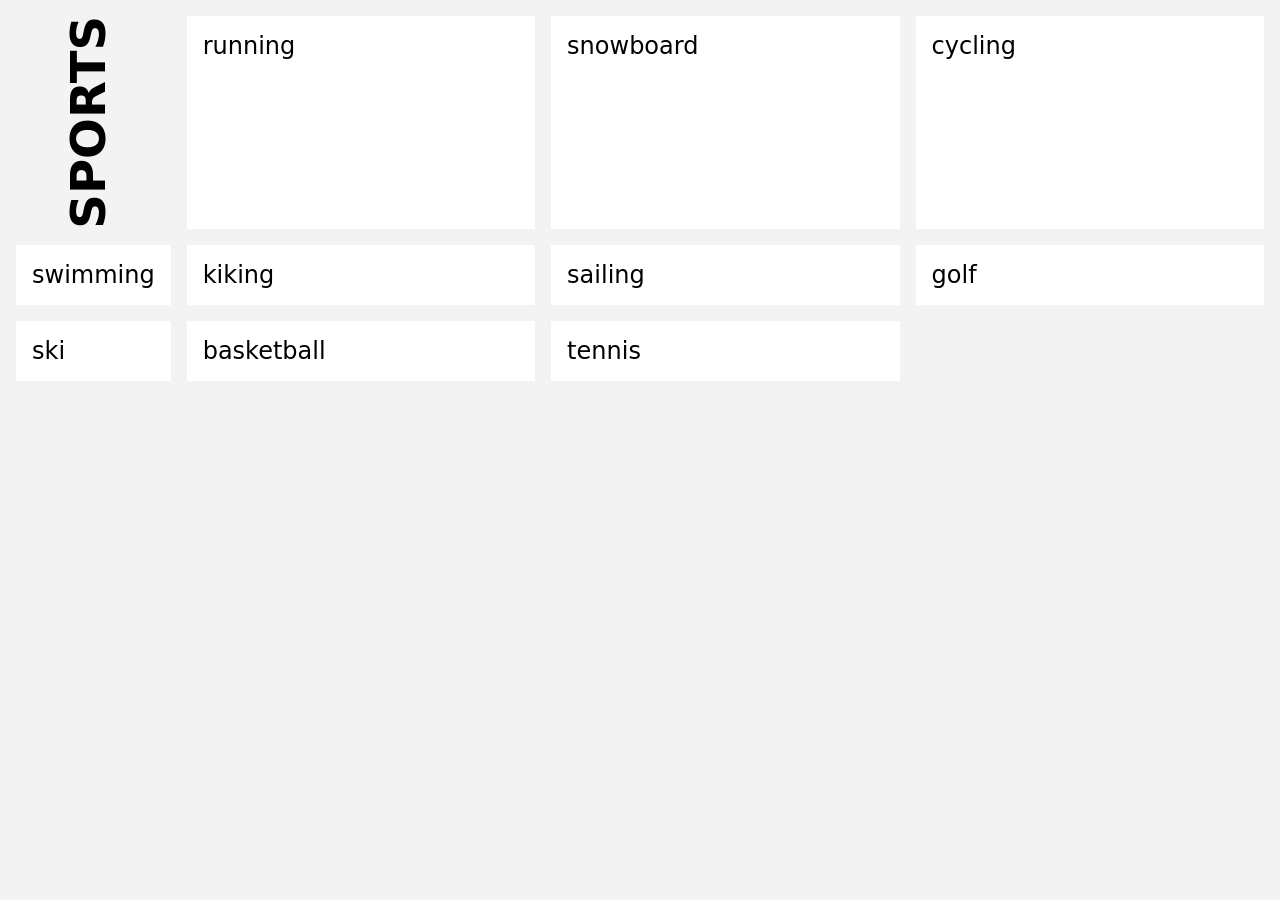
<file: Grid_Moduals_2026/Uebung 8/Queries.html>
<!DOCTYPE html>
<html lang="de">
<head>
  <meta charset="UTF-8">
  <meta name="viewport" content="width=device-width, initial-scale=1.0">
  <title>ebb and flow</title>
  <link rel="stylesheet" href="Queries_style1.css">
</head>
<body>

  <main class="sport">
    <h1>SPORTS</h1>
    <p class="feld">running</p>
    <p class="feld">snowboard</p>
    <p class="feld">cycling</p>
    <p class="feld">swimming</p>
    <p class="feld">kiking</p>
    <p class="feld">sailing</p>
    <p class="feld">golf</p>
    <p class="feld">ski</p>
    <p class="feld">basketball</p>
    <p class="feld">tennis</p>
  </main>

</body>
</html>
</file>
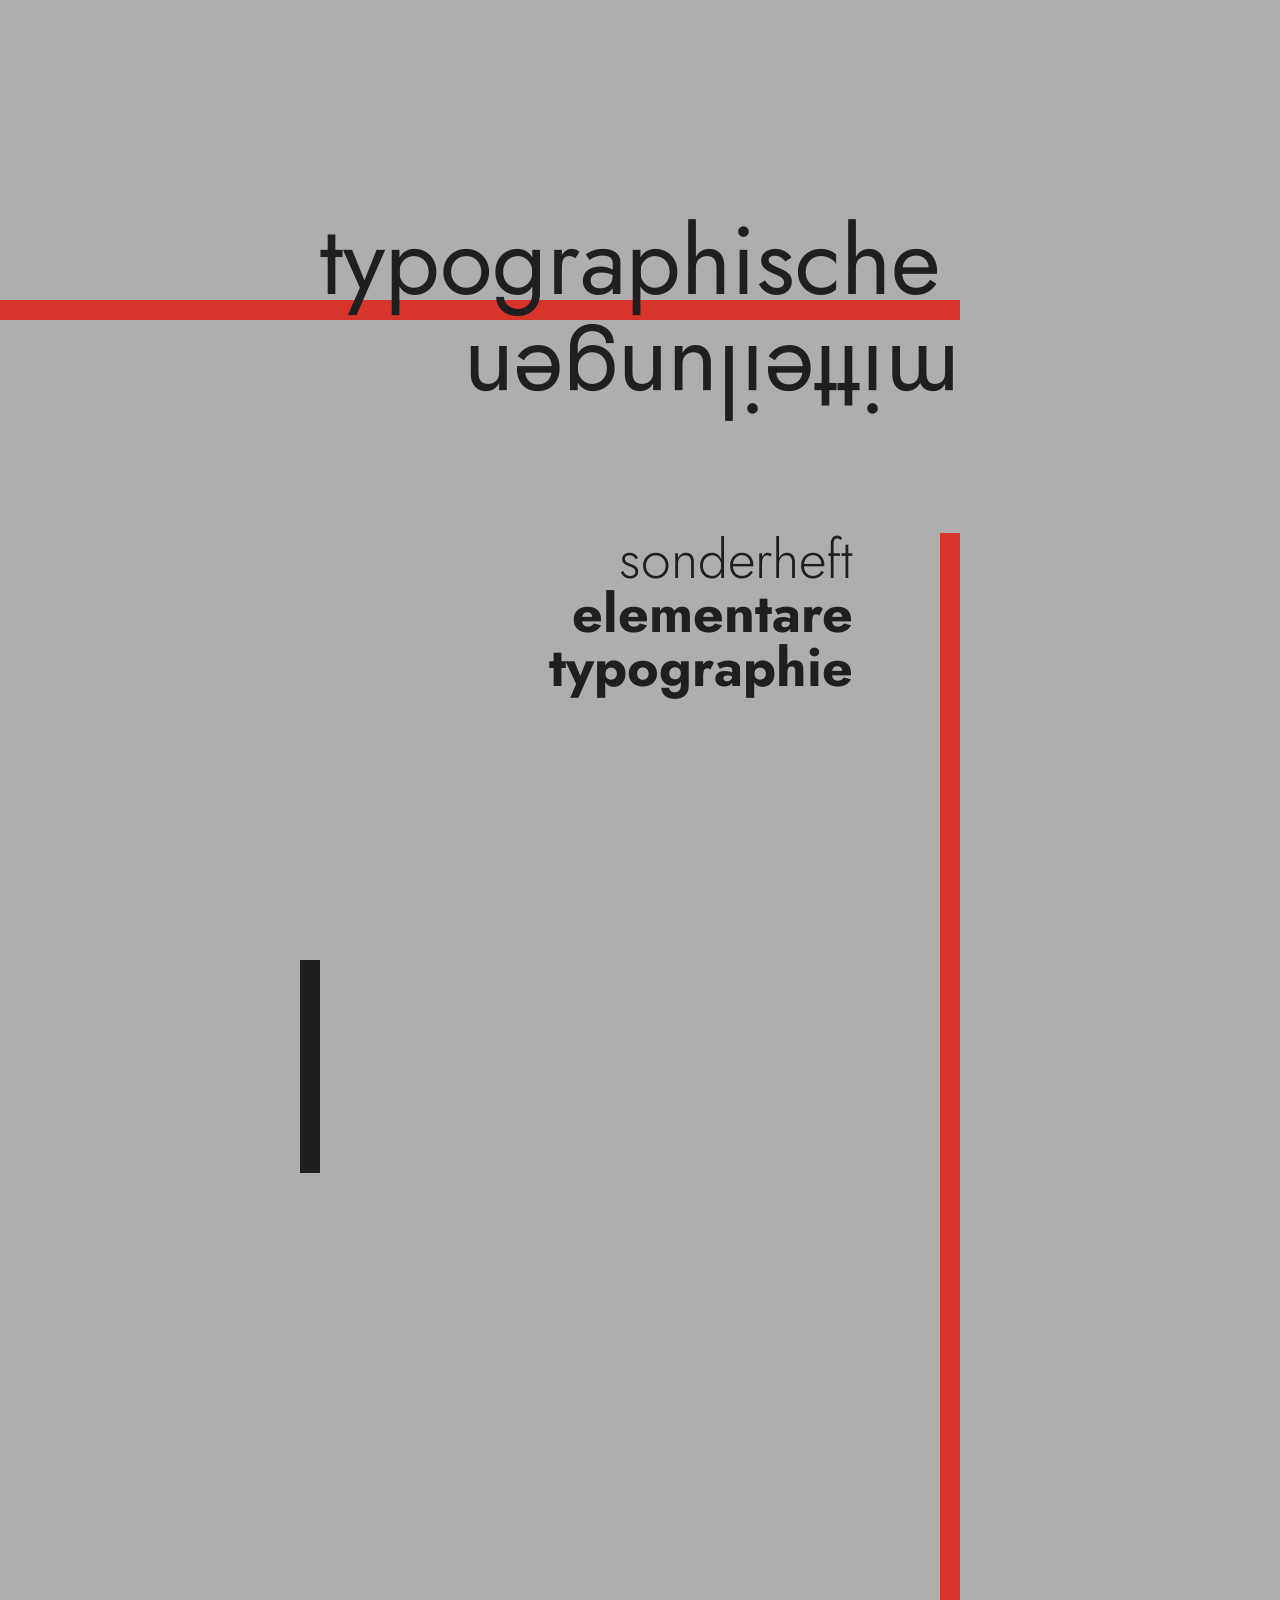
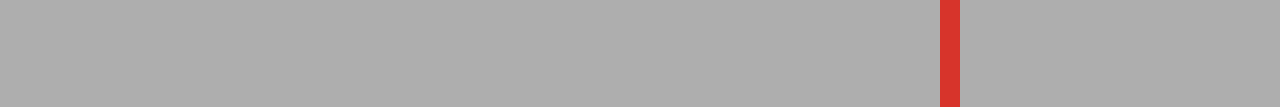
<file: Grid_Moduals_2026/Uebung 9/Tschichold.html>
<!DOCTYPE html>
<html lang="de">
<head>
  <meta charset="UTF-8">
  <meta name="viewport" content="width=device-width, initial-scale=1.0">
  <title>elementare typographie</title>
  <link rel="preconnect" href="https://fonts.googleapis.com">
  <link rel="preconnect" href="https://fonts.gstatic.com" crossorigin>
  <link href="https://fonts.googleapis.com/css2?family=Jost:wght@300;500;600&display=swap" rel="stylesheet">
  <link rel="stylesheet" href="Tschichold_style.css">
</head>
<body>

  <main class="plakat">

    <div class="balken-waagrecht" aria-hidden="true"></div>
    <div class="balken-senkrecht" aria-hidden="true"></div>
    <div class="balken-schwarz-senkrecht" aria-hidden="true"></div>

    <div class="typographische">typographische</div>
    <div class="mitteilungen">mitteilungen</div>

    <div class="thema">
      <p class="sonderheft">sonderheft</p>

      <h2 class="elementare">
        <span>elementare</span>
        <span>typographie</span>
      </h2>
    </div>

  </main>

</body>
</html>
</file>
<file: index_style1.css>
:root {
    --background: #14151c;
    --text: #eceef5;
    --zeile: #7b8196;
    --akzent: #1f2430;
    --box-hell: #1e2029;
    --weiss: #ffffff;
    --abstand: 2rem;
}

* {
    box-sizing: border-box;
}

body {
    margin: 2rem;
    padding: 4rem 1rem;
    min-height: 100vh;
    display: flex;
    flex-direction: column;
    align-items: center;
    gap: var(--abstand);
    background-color: var(--background);
    color: var(--text);
    font-family: Arial, Helvetica, sans-serif;
    counter-reset: uebung;
}

h1 {
    font-size: 4rem;
    font-weight: 800;
    text-align: center;
    margin: 0 0 1.5rem;
}

a {
    counter-increment: uebung;
    display: flex;
    align-items: center;
    gap: 1rem;
    width: 100%;
    max-width: 36rem;

    font-size: 1.4rem;
    font-weight: 600;
    color: var(--text);
    text-decoration: none;

    padding: 1rem 1.25rem;
    background-color: var(--box-hell);
    border: 2px solid var(--weiss);
    border-radius: 1rem;

    transition: transform 0.2s ease-in-out, box-shadow 0.2s ease-in-out;
}

a::before {
    content: counter(uebung);
    flex: none;
    display: grid;
    place-items: center;
    width: 2.75rem;
    height: 2.75rem;

    font-size: 1.15rem;
    color: var(--weiss);
    background-color: var(--akzent);
    border: 2px solid var(--weiss);
    border-radius: 0.75rem;
}

a::after {
    margin-left: auto;
    color: var(--zeile);
    transition: transform 0.1s ease-in-out, color 0.2s ease-in-out;
}

a:hover,
a:focus-visible {
    transform: translateX(8px);
}

a:hover::after,
a:focus-visible::after {
    color: var(--text);
    transform: translateX(4px);
}

@media (max-width: 700px) {
    h1 {
        font-size: 2.5rem;
    }
    a {
        font-size: 1.15rem;
    }
}
</file>
<file: Uebung 7/java_style.css>
@import url('https://fonts.googleapis.com/css2?family=Barriecito&family=Bricolage+Grotesque:opsz,wght@12..96,200..800&family=Cinzel:wght@400..900&family=Figtree:ital,wght@0,300..900;1,300..900&family=Inter:ital,opsz,wght@0,14..32,100..900;1,14..32,100..900&family=Jost:ital,wght@0,100..900;1,100..900&family=Open+Sans:ital,wght@0,300..800;1,300..800&family=Playwrite+BE+WAL+Guides&family=Roboto:ital,wght@0,100..900;1,100..900&family=Uncial+Antiqua&family=Unica+One&display=swap');

body{
    background-color: bisque;
}


h1 {
    color: rgb(0, 0, 0);
    text-align: center;
    font-family: "Cinzel", serif;;
    font-size: 4vw;


}

.buttons {
    display: grid;
    grid-template-columns: 1fr;   /* eine Spalte → untereinander */
    justify-items: center;        /* horizontal in der Mitte */
}

button {
    background-color: rgb(255, 145, 0);
    border-radius: 1rem;
    border-width: 0.3rem;
    font-family: "Cinzel", serif;
    font-size: 3rem;
    margin: 2rem;
}
</file>
<file: Grid_Moduals_2026/Uebung 1/style.css>
@import url('https://fonts.googleapis.com/css2?family=Open+Sans:ital,wght@0,300..800;1,300..800&family=Unica+One&display=swap');

body {

    cursor: url(Assets/roket.png) 30 30, auto;
}

body{

    background-image: url(background/rot_blau_verlauf.jpg);
    background-position-x: center;
}

h1 {

    font-family: "Unica One", sans-serif;
    margin: 5px;
}

h2 {

    font-family: "Unica One", sans-serif;
    margin: 10px;
    padding-bottom: 10px;
    color: rgb(0, 0, 0);
}

h3 {

    font-family: Arial, Helvetica, sans-serif;
    margin: 10px;
    color: rgb(240, 248, 255);
}

a {
    color: rgb(240, 248, 255);
}

.titel {

    color: rgb(0, 0, 0);
    font-size: 4rem;
    margin: 50px;
    margin-bottom: 10px;
    text-align: center;
}

.übertitel {

    color: rgb(0, 0, 0);
    font-size: 25px;
    text-align: center;

    padding: 2px;
    margin: 40px;
    margin-bottom: 80px;

    background-color: rgb(240, 248, 255);
    border: 10px solid rgb(240, 248, 255);
    border-radius: 57px;
}

.aufgaben_school {

    font-size: 20px;
    text-align: left;

    padding: 25px;
    padding-left: 30px;
    margin: 40px;
    margin-right: 800px;
    margin-left: 40px;
    min-width: 500px;

    border: 5px solid rgb(240, 248, 255);
    border-radius: 57px;
    background-color: rgb(60, 0, 226);
}

.aufgaben_private {
s
    font-size: 20px;
    text-align: right;

    padding: 25px;
    padding-right: 30px;
    margin: 40px;
    margin-right: 40px;
    margin-left: 800px;
    min-width: 500px;

    border: 5px solid rgb(240, 248, 255);
    border-radius: 57px;
    background-color: rgb(145, 0, 58);
}

.aufgaben_shopping {

    font-size: 20px;
    text-align: left;

    padding: 25px;
    padding-left: 30px;
    margin: 40px;
    margin-right: 800px;
    margin-left: 40px;
    min-width: 500px;

    border: 5px solid rgb(240, 248, 255);
    border-radius: 57px;
    background-color: rgb(60, 0, 226);
}

.aufgaben_projects {

    font-size: 20px;
    text-align: right;

    padding: 25px;
    padding-right: 30px;
    margin: 40px;
    margin-right: 40px;
    margin-left: 800px;
    min-width: 500px;

    border: 5px solid rgb(240, 248, 255);
    border-radius: 57px;
    background-color: rgb(145, 0, 58);
}


.footer {
    color: rgb(240, 248, 255);
    font-size: 20px;
    font-style: italic;
    text-align: center;

    padding-top: 150px;
    padding-left: 40px;
    padding-bottom: 100px;
}
</file>
<file: Grid_Moduals_2026/Uebung 2/uebung2_style_3.css>
@import url('https://fonts.googleapis.com/css2?family=Open+Sans:ital,wght@0,300..800;1,300..800&family=Playwrite+BE+WAL+Guides&family=Uncial+Antiqua&family=Unica+One&display=swap');

@import url('https://fonts.googleapis.com/css2?family=Open+Sans:ital,wght@0,300..800;1,300..800&family=Playwrite+BE+WAL+Guides&family=Uncial+Antiqua&family=Unica+One&display=swap');

body {
    background-color: rgb(22, 22, 22);
    color: rgb(255, 236, 217);
    cursor: url(Assets/glass.png) 30 30, auto;
}

p {
    font-family: "Open Sans", sans-serif;
    font-size: 1.5rem;
    margin: 2rem;
}

h1 {
    font-family: "Uncial Antiqua", system-ui;
    font-size: 7rem;
    margin: 2rem;
}

h2 {
    font-family: "Unica One", sans-serif;
}

.titel {
    color: rgb(255, 192, 107);
    text-align: center;
    margin: 4rem;
    padding: 1rem;
    background-color: rgb(18, 35, 29);
    border-radius: 1rem;
}

li {
    margin-top: 3rem;   margin-left: 4rem;    margin-right: 60%;
    background-color: rgb(18, 35, 29);
    text-align: left;
    border-radius: 1rem;

    list-style-type: none;
    font-size: 2.5rem;
    padding: 2rem;

    transition: list-style-type 0.4s ease-in-out, padding-left 0.4s ease-in-out, color 0.4s ease-in-out; 
}

li:hover {
    color: rgb(255, 192, 107);
    padding-left: 3rem;
    list-style-type:decimal;
}

ul {
    margin-top: 1rem;   margin-right: 4rem;    margin-left: 4rem;
    background-color: rgb(30, 30, 30);
    text-align: right;
    border-radius: 1rem;

    font-size: 2rem;
    padding: 1rem;

    transition: padding-right 0.4s ease-in-out, color 0.35s ease-in-out;
}

ul:hover {
    padding-right: 3rem ;
    color: rgb(255, 192, 107);
}

a {
    color: rgb(255, 236, 217);
    text-transform: none;
    padding-left: 0;
    transition: padding-left 0.3s ease-in-out, color 0.3s ease-in-out;
}

a:hover {
    padding-left: 0.25rem;
    color: rgb(255, 192, 107);
}

.footer {
    color: rgb(255, 192, 107);
    font-size: 2rem;
    font-style: italic;
    text-align: left;
    padding-top: 150px;
    margin-left: 4rem;
    padding-bottom: 100px;
}
</file>
<file: Grid_Moduals_2026/Uebung 3/style1_uebung3.css>
@import url('https://fonts.googleapis.com/css2?family=Monoton&family=Righteous&display=swap');

:root {
    --background: #1e1b18;
    --text: #f3e9d2;
    --zeile: #a89f91;
    --akzent: #e07a2f;
    --box-hell: #332d28;
    --abstand: 1.5rem;
}

* {
    box-sizing: border-box;
}

body {
    margin: 0;
    background-color: var(--background);
    color: var(--text);
    cursor: url("Assets/vinyl.svg") 16 16, auto;
}

p {
    font-family: "Righteous", sans-serif;
    font-size: 1.5rem;
    margin: 2rem;
}

h1 {
    font-family: "Monoton", sans-serif;
    font-weight: normal;
    font-size: 4rem;
    margin: 2rem;
}

.titel {
    color: var(--akzent);
    text-align: center;
    margin: 3rem 4rem 1rem;
    padding: 1rem;
    border-radius: 1rem;
}

.titel p {
    color: var(--zeile);
    margin-bottom: 1rem;
}

.Galerie {
    display: grid;
    grid-template-columns: repeat(5, 1fr);
    grid-auto-flow: dense;
    gap: var(--abstand);
    max-width: 1100px;
    margin: 0 auto;
    padding: 2rem;
    border-radius: 1rem;
}

.bild {
    margin: 0;
    aspect-ratio: 1;
    background-color: var(--box-hell);
    border-radius: 1rem;
    transition: opacity 0.4s ease-in-out, outline-offset 0.4s ease-in-out;
}

.bild img {
    width: 100%;
    height: 100%;
    object-fit: cover;
    display: block;
    border-radius: 1rem;
    transition: transform 0.4s ease-in-out;
}

.bild:hover,
.bild:focus-visible {
    outline: 2px solid var(--akzent);
    outline-offset: 0.4rem;
}

.bild:hover img,
.bild:focus-visible img {
    transform: scale(1.03);
}

.Galerie:has(.bild:hover) .bild:not(:hover) {
    opacity: 0.6;
}

.gross  { grid-column: span 2; grid-row: span 2; }
.riesig { grid-column: span 3; grid-row: span 3; }

.footer {
    color: var(--akzent);
    font-style: italic;
    text-align: center;
    margin: 0 4rem;
    padding-top: 100px;
    padding-bottom: 100px;
}

.footer p {
    font-size: 1.5rem;
    margin: 0.5rem 0;
}

@media (max-width: 700px) {
    h1 {
        font-size: 2.5rem;
    }
    .titel,
    .footer {
        margin-left: 1.5rem;
        margin-right: 1.5rem;
    }
    .Galerie {
        grid-template-columns: repeat(2, 1fr);
        padding: 1rem;
    }
    .riesig {
        grid-column: span 2;
        grid-row: span 2;
    }
}
</file>
<file: Grid_Moduals_2026/Uebung 4/uebung5_transform.css>
.group {
    display: grid;
    grid-template-columns: 1fr;
    grid-template-rows: 1fr;
  }
  
  /* beide Elemente liegen ursprünglich übereinander */
  .not_transformed,
  .transformed {
    grid-column: 1 / 2;
    grid-row: 1 / 2;
    height: 400px;
    width: 400px;
  }
  
  /* zur visuellen Unterscheidung zwei unterschiedliche Stile zuweisen */
  .not_transformed {
    background-color: black;
  }
  
  .transformed {
    background-color: rgba(0, 0, 255, 0.5);
    color: white;
    font-size: 40px;
  }

  .transformed {
    background-color: rgba(0, 0, 255, 0.5);
    color: white;
    font-size: 40px;
  }

  /* Transformation*/

  /*neue Klasse*/
.verschoben {
  transition-property: all;
  transition-duration: 0.5s;
  transition-timing-function: ease-in-out;
  transition-delay: 0.5ms;
} 

.rotate {
  transition-property: all;
  transition-duration: 1s;
  transition-timing-function: ease-in-out;
  transition-delay: 0.5ms;
} 


.group:hover .verschoben {
transform: translate(30px, 0px);

}

.group:hover .rotate {
  transform: rotate(320deg);
}
</file>
<file: Grid_Moduals_2026/Uebung 5/uebung5_style.css>
@import url('https://fonts.googleapis.com/css2?family=Barriecito&family=Bricolage+Grotesque:opsz,wght@12..96,200..800&family=Figtree:ital,wght@0,300..900;1,300..900&family=Open+Sans:ital,wght@0,300..800;1,300..800&family=Playwrite+BE+WAL+Guides&family=Uncial+Antiqua&family=Unica+One&display=swap');

h1 {
    font-family: "Bricolage Grotesque", sans-serif;
    font-weight: 800;
    font-style: normal;
    font-size: 10vw;
    display: flex;
    margin: 0;
    padding: 0;
    align-items: flex-start;
    
}



section {
    display: flex;
    justify-content: center;
    align-items: center;
    height: 40vh;
    background-color: rgb(255, 255, 255);
}

h1 div {
    transition: all 0.5s;
    
    color: black;
}

.b{
    transform-origin: center bottom;
    transition-delay: 0.2s;
}

h1:hover .b {
    transform: translate(0px, 100px);
    color: rgb(255, 0, 0);
    transform-origin: center bottom;
}

.u{
    transform-origin: center bottom;
    transition-delay: 0.233s;
}

h1:hover .u {
    transform: translate(0px, 100px);
    color: rgb(255, 204, 0);
    
}

.e{
    transform-origin: center bottom;
    transition-delay: 0.267s;
}

h1:hover .e {
    transform: translate(0px, 100px);
    color: rgb(255, 0, 0);
   
}
.n{
    transform-origin: center bottom;
    transition-delay: 0.3s;
}

h1:hover .n {
    transform: translate(0px, 100px);
    color: rgb(255, 204, 0);
}

.o{
    transform-origin: center bottom;
    transition-delay: 0.333s;
}

h1:hover .o {
    transform: translate(0px, 100px);
    color: rgb(255, 0, 0);
}

.s1{
    transform-origin: center bottom;
    transition-delay: 0.367s;
}

h1:hover .s1 {
    transform: translate(0px, 100px);
    color: rgb(255, 204, 0);
}

.d{
    transform-origin: center bottom;
    transition-delay: 0.4s;
}

h1:hover .d {
    transform: translate(0px, 100px);
    color: rgb(255, 0, 0);
}

.i{
    transform-origin: center bottom;
    transition-delay: 0.433s;
}

h1:hover .i {
    transform: translate(0px, 100px);
    color: rgb(255, 204, 0);
}

.a{
    transform-origin: center bottom;
    transition-delay: 0.467s;
}

h1:hover .a {
    transform: translate(0px, 100px);
    color: rgb(255, 0, 0);
}

.s2{
    transform-origin: center bottom;
    transition-delay: 0.5s;
}

h1:hover .s2 {
    transform: translate(0px, 100px);
    color: rgb(255, 204, 0);
}

.c2{
    transform-origin: center bottom;
    transition-delay: 0.2s;
}

h1:hover .c2 {
    transform: translate(0px, 100px);
    color: rgb(19, 192, 0);
}

.i2{
    transform-origin: center bottom;
    transition-delay: 0.3s;
}

h1:hover .i2 {
    transform: translate(0px, 100px);
    color: rgb(255, 0, 0);
}

.a2{
    transform-origin: center bottom;
    transition-delay: 0.4s;
}

h1:hover .a2 {
    transform: translate(0px, 100px);
    color: rgb(19, 192, 0);
}

.o2{
    transform-origin: center bottom;
    transition-delay: 0.5s;
}

h1:hover .o2 {
    transform: translate(0px, 100px);
    color: rgb(255, 0, 0);
}
</file>
<file: Grid_Moduals_2026/Uebung 6/CSS_animation_style.css>
@import url('https://fonts.googleapis.com/css2?family=Barriecito&family=Bricolage+Grotesque:opsz,wght@12..96,200..800&family=Figtree:ital,wght@0,300..900;1,300..900&family=Inter:ital,opsz,wght@0,14..32,100..900;1,14..32,100..900&family=Jost:ital,wght@0,100..900;1,100..900&family=Open+Sans:ital,wght@0,300..800;1,300..800&family=Playwrite+BE+WAL+Guides&family=Uncial+Antiqua&family=Unica+One&family=Cinzel:wght@400..900&display=swap');

body {
    font-family: "Cinzel", serif;
    font-weight: 400;
    font-style: normal;
    text-align: center;
    display: flex;
    flex-direction: column;
    align-items: center;
    gap: 1rem;
    margin: 4rem;
    background-color: black;
    color: white;
}

.zeile1{
    animation-name: einfahren;
    animation-duration: 4s;
    animation-delay: 0.1s;
    animation-fill-mode: both;
    font-size: 10rem;
    font-weight: 100;
}

.zeile2{
    animation-name: einfahren;
    animation-duration: 4s;
    animation-delay: 2s;
    animation-fill-mode: both;
    font-size: 10rem;
    font-weight: 100;
}

.zeile3{
    animation-name: einfahren;
    animation-duration: 4s;
    animation-delay: 3.9s;
    animation-fill-mode: both;
    font-size: 10rem;
    font-weight: 100;
}

@keyframes einfahren{
    0%{
        transform: translate(-100vw,0);
        opacity: 0;
        color: white;
    }
    40%{
        transform: translate(0,0);
        opacity: 1;
    }
    100%{
        transform: translate(0,0);
        opacity: 1;
        color: red;
    }
}

.zeile4{
    animation-name: einblenden;
    animation-duration: 3s;
    animation-delay: 0.1s;
    animation-fill-mode: both;
    font-size: 2rem;
    font-weight: 100;
    margin-top: 3rem;
}

@keyframes einblenden{
    0%{
        opacity: 0;
    }
    100%{
        opacity: 1;
    }
}
</file>
<file: Grid_Moduals_2026/Uebung 6/CSS_animation_slide_style.css>
@import url('https://fonts.googleapis.com/css2?family=Barriecito&family=Bricolage+Grotesque:opsz,wght@12..96,200..800&family=Figtree:ital,wght@0,300..900;1,300..900&family=Inter:ital,opsz,wght@0,14..32,100..900;1,14..32,100..900&family=Jost:ital,wght@0,100..900;1,100..900&family=Open+Sans:ital,wght@0,300..800;1,300..800&family=Playwrite+BE+WAL+Guides&family=Uncial+Antiqua&family=Unica+One&family=Cinzel:wght@400..900&display=swap');

body {
    font-family: "Cinzel", serif;
    font-weight: 400;
    font-style: normal;
    text-align: center;
    display: flex;
    flex-direction: column;
    align-items: center;
    gap: 1rem;
    margin: 4rem;
    background-color: black;
    color: white;
}

.zeile1{
    animation-name: einfahren;
    animation-duration: 4s;
    animation-delay: 0.1s;
    animation-fill-mode: both;
    font-size: 10rem;
    font-weight: 100;
}

.zeile2{
    animation-name: einfahren;
    animation-duration: 4s;
    animation-delay: 2s;
    animation-fill-mode: both;
    font-size: 10rem;
    font-weight: 100;
}

.zeile3{
    animation-name: einfahren;
    animation-duration: 4s;
    animation-delay: 3.9s;
    animation-fill-mode: both;
    font-size: 10rem;
    font-weight: 100;
}

@keyframes einfahren{
    0%{
        transform: translate(-100vw,0);
        opacity: 0;
        color: white;
    }
    40%{
        transform: translate(0,0);
        opacity: 1;
    }
    100%{
        transform: translate(0,0);
        opacity: 1;
        color: red;
    }
}

.zeile4{
    animation-name: einblenden;
    animation-duration: 3s;
    animation-delay: 0.1s;
    animation-fill-mode: both;
    font-size: 2rem;
    font-weight: 100;
    margin-top: 3rem;
}

@keyframes einblenden{
    0%{
        opacity: 0;
    }
    100%{
        opacity: 1;
    }
}
</file>
<file: Grid_Moduals_2026/Uebung 6/CSS_animation_wischen_style.css>
@import url('https://fonts.googleapis.com/css2?family=Barriecito&family=Bricolage+Grotesque:opsz,wght@12..96,200..800&family=Cinzel:wght@400..900&family=Figtree:ital,wght@0,300..900;1,300..900&family=Inter:ital,opsz,wght@0,14..32,100..900;1,14..32,100..900&family=Jost:ital,wght@0,100..900;1,100..900&family=Open+Sans:ital,wght@0,300..800;1,300..800&family=Playwrite+BE+WAL+Guides&family=Uncial+Antiqua&family=Unica+One&family=Cinzel:wght@400..900&display=swap');

body {
    font-family: "Cinzel", serif;
    font-weight: 400;
    font-style: normal;
    text-align: center;
    display: flex;
    flex-direction: column;
    align-items: center;
    gap: 1rem;
    margin: 4rem;
    background-color: black;
    overflow-x: hidden;
    color: white;
}

.zeile1{
    animation-name: vonlinks;
    animation-duration: 4s;
    animation-delay: 0.3s;
    animation-fill-mode: both;
    animation-iteration-count: infinite;
    font-size: 10rem;
    font-weight: 100;
}

.zeile2{
    animation-name: vonrechts;
    animation-duration: 4s;
    animation-delay: 2s;
    animation-fill-mode: both;
    animation-iteration-count: infinite;
    font-size: 10rem;
    font-weight: 100;
}

.zeile3{
    animation-name: vonlinks;
    animation-duration: 4s;
    animation-delay: 3.7s;
    animation-fill-mode: both;
    animation-iteration-count: infinite;
    font-size: 10rem;
    font-weight: 100;
}

.zeile4{
    animation-name: einblenden;
    animation-duration: 3s;
    animation-delay: 0.3s;
    animation-fill-mode: both;
    font-size: 2rem;
    font-weight: 100;
    margin-top: 3rem;
}

@keyframes einblenden{
    0%{
        opacity: 0;
    }
    100%{
        opacity: 1;
    }
}

@keyframes vonlinks{
    0%{
        transform: translate(-100vw,0);
        opacity: 0;
        color: white;
    }
    40%{
        transform: translate(0,0);
        opacity: 1;
        color: red;
    }
    60%{
        transform: translate(0,0);
        opacity: 1;
        color: red;
    }
    100%{
        transform: translate(100vw,0);
        opacity: 0;
        color: white;
    }
}

@keyframes vonrechts{
    0%{
        transform: translate(100vw,0);
        color: red;
    }
    40%{
        transform: translate(0,0);
        color: white;
    }
    60%{
        transform: translate(0,0);
        color: white;
    }
    100%{
        transform: translate(-100vw,0);
        color: red;
    }
}
</file>
<file: Grid_Moduals_2026/Uebung 6/CSS_animation_zoom_style.css>
@import url('https://fonts.googleapis.com/css2?family=Cinzel:wght@400..900&display=swap');

body {
    font-family: "Cinzel", serif;
    font-weight: 400;
    font-style: normal;
    text-align: center;
    display: flex;
    flex-direction: column;
    align-items: center;
    gap: 1rem;
    margin: 4rem;
    background-color: black;
    overflow-x: hidden;
    color: white;
}

.zeile1{
    animation-name: zoomen;
    animation-duration: 6s;
    animation-delay: 0.5s;
    animation-fill-mode: both;
    font-size: 10rem;
    font-weight: 100;
}

.zeile2{
    animation-name: zoomen;
    animation-duration: 6s;
    animation-delay: 4s;
    animation-fill-mode: both;
    font-size: 10rem;
    font-weight: 100;
}

.zeile3{
    animation-name: zoomen;
    animation-duration: 6s;
    animation-delay: 7.5s;
    animation-fill-mode: both;
    font-size: 10rem;
    font-weight: 100;
}

.zeile4{
    animation-name: einblenden;
    animation-duration: 3s;
    animation-delay: 0.3s;
    animation-fill-mode: both;
    font-size: 2rem;
    font-weight: 100;
    margin-top: 3rem;
}

@keyframes zoomen{
    0%{
        transform: scale(0.05);
        opacity: 0;
        color: white;
    }
    30%{
        transform: scale(0.7);
        opacity: 1;
        color: white;
    }
    50%{
        transform: scale(1);
        opacity: 1;
        color: red;
    }
    70%{
        transform: scale(1);
        opacity: 1;
        color: red;
    }
    100%{
        transform: scale(0.05);
        opacity: 0;
        color: white;
    }
}

@keyframes einblenden{
    0%{
        opacity: 0;
    }
    100%{
        opacity: 1;
    }
}
</file>
<file: Grid_Moduals_2026/Uebung 8/Queries_style1.css>
/* Ohne Media Query: gilt immer (Mobile First) */
body {
    margin: 0;
    font-family: system-ui, sans-serif;
    background: #efe6d2;
  }
  
  .sport {
    display: grid;
    grid-template-columns: 0.1fr 0.5fr 0.5fr 0.5fr;
    gap: 1rem;
    padding: 1rem;
  }
  
  h1 {
    margin: 0;
    font-size: 3rem;
    line-height: 3;
    
  }
  
  .feld {

    margin: 0;
    padding: 1rem;
    background: white;
    font-size: 1.5rem;
  }
  
  /* Ab 48em Breite: drei Dinge wechseln */
@media (min-width: 48em) {
  body {
    background: #f3f3f3;
  }

  .flut {
    grid-template-columns: 1fr;
  }

  h1 {
    grid-row: 1 / 1;
    writing-mode: vertical-rl;
    transform: rotate(180deg);
  }
  }
</file>
<file: Grid_Moduals_2026/Uebung 9/Tschichold_style.css>
:root {
    --papier: #aeaeae;
    --rot: #d7342b;
    --schwarz: #1f1f1f;
  }
  
  * {
    box-sizing: border-box;
  }
  
  body {
    margin: 0;
    background: var(--papier);
    color: var(--schwarz);
    font-family: "Jost", sans-serif;
  }
  
  /* Abstände der Browser zurücksetzen */
  .plakat h1,
  .plakat h2,
  .plakat p,
  .plakat ul {
    margin: 0;
    line-height: 1;
  }
  
  .plakat {
    width: 100%;
    aspect-ratio: 3 / 4;
    display: grid;
    grid-template-columns: repeat(12, minmax(0, 1fr));
    grid-template-rows: repeat(16, minmax(0, 1fr));
  }

  .balken-waagrecht {
    grid-column: 1 / 10;
    grid-row: 3;
    align-self: end;
    height: 1.6vw;
    background: var(--rot);
  }

  .balken-senkrecht {
    grid-column: 9;
    grid-row: 17 / 6;
    width: 1.6vw;
    justify-self: right;
    background: var(--rot);
  }

  .balken-schwarz-senkrecht {
    grid-column: 3;
    grid-row: 12 / 10;
    width: 1.6vw;
    justify-self: right;
    background: var(--schwarz);

  }
  
  .mitteilungen {
    grid-column: 3 / 10;
    grid-row: 4;
    font-size: 7.5vw;
    line-height: 1;
    transform: rotate(-180deg)
  }
  
  .typographische {
    grid-column: 4 / 11;
    grid-row: 3;
    font-size: 7.5vw;
    font-weight: 0;
    line-height: 1;
  }

  .thema {
    display: flex;
    align-self: flex-start;
    flex-direction: column;
    grid-column: 5 / 9;
    grid-row: 6;
    
  }
  
  .sonderheft {
    font-size: 4.2vw;
    font-weight: 300;
    align-self: end;
    grid-column: 5 / 8;
    grid-row: 9 / 12;
  }
  
  .elementare {
    font-size: 4.2vw;
    display: flex;
    flex-direction: column;
  }
  
  .elementare span {
    display: block;
    align-self: flex-end;
  }
</file>
